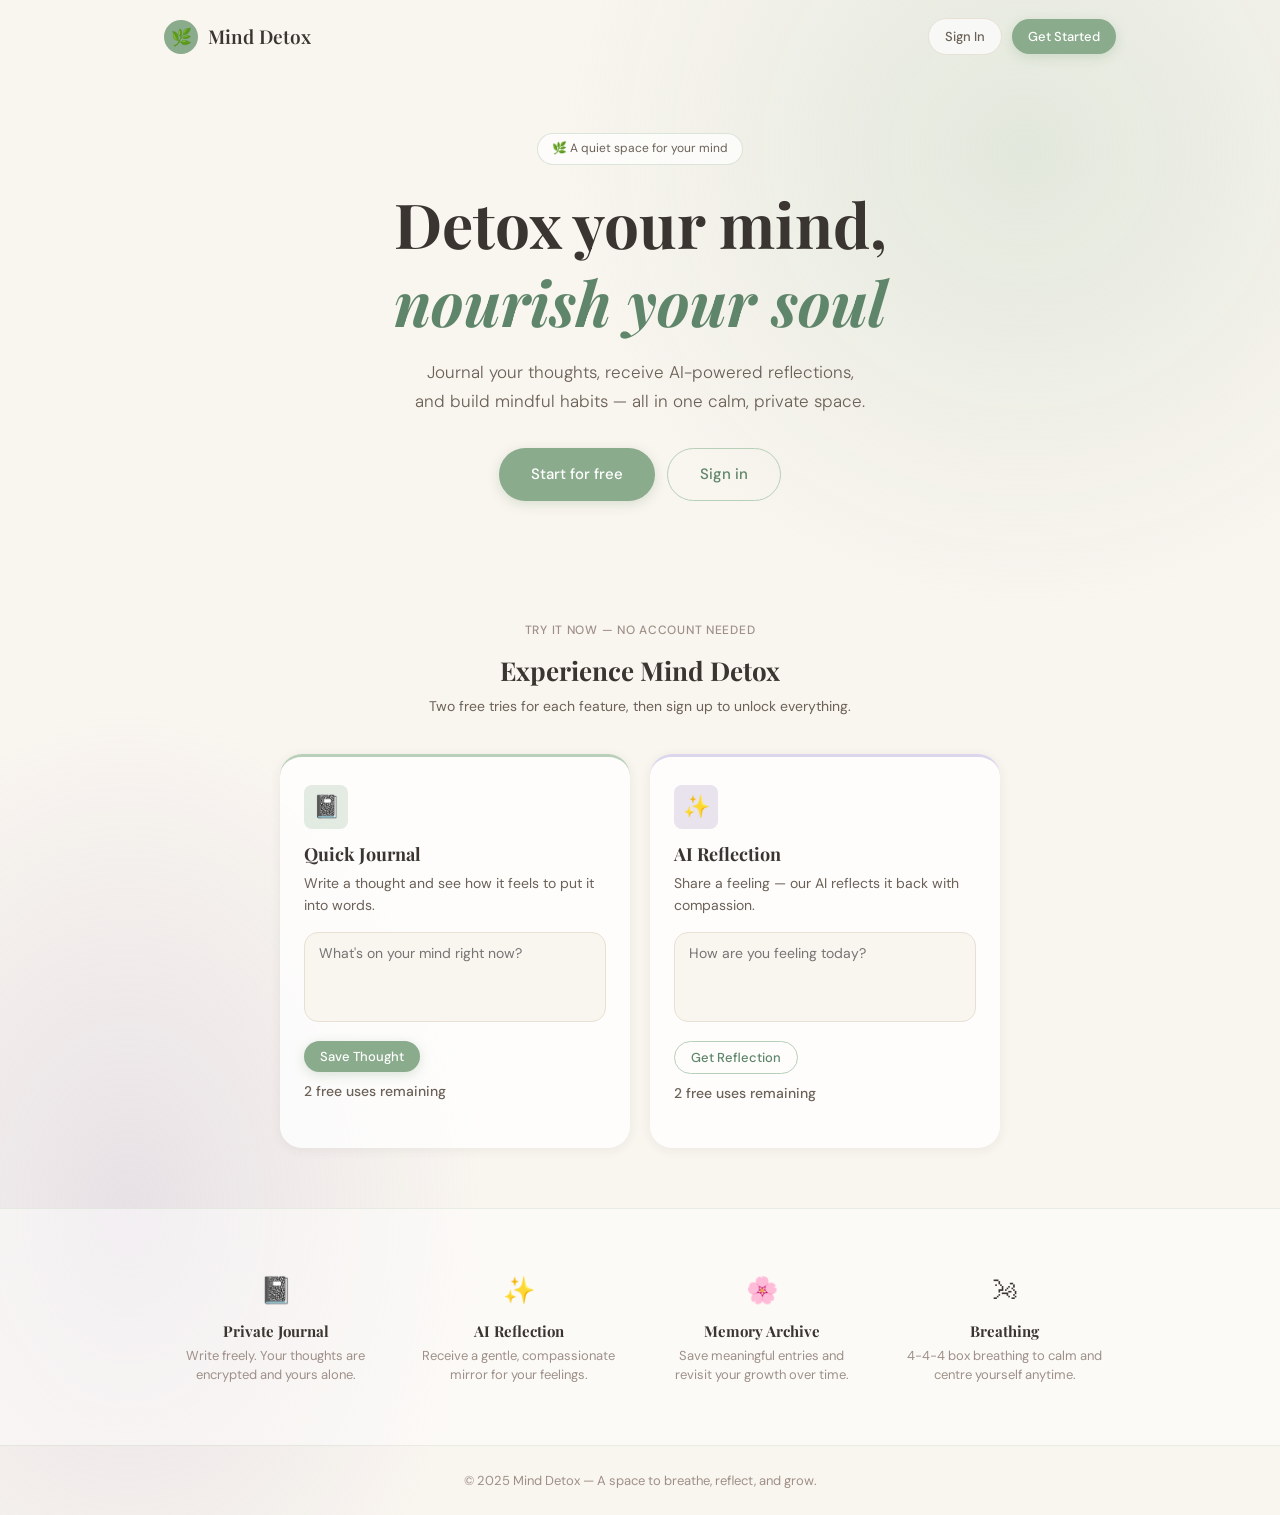
<file: frontend/index.html>
<!DOCTYPE html>
<html lang="en">
<head>
  <!-- Google tag (gtag.js) -->
<script async src="https://www.googletagmanager.com/gtag/js?id=G-KS78KWKMNY"></script>
<script>
  window.dataLayer = window.dataLayer || [];
  function gtag(){dataLayer.push(arguments);}
  gtag('js', new Date());

  gtag('config', 'G-KS78KWKMNY');
</script>
<link rel="shortcut icon" type="image/png" href="/static/favicon.png?v=2">
<link rel="icon" type="image/png" href="/static/favicon.png?v=2">  <meta charset="UTF-8" />
  <meta name="viewport" content="width=device-width, initial-scale=1.0" />
  <title>Mind Detox — Your Mental Wellness Space</title>
  <link rel="stylesheet" href="css/styles.css?v=1.1" />
</head>
<body data-page="index">

  <div class="hero">

    <!-- Navbar -->
    <div class="hero-navbar">
      <div class="container">
        <a href="index.html" class="nav-brand">
          <div class="nav-logo">🌿</div>
          <span class="nav-name">Mind Detox</span>
        </a>
        <div class="nav-links" id="nav-links">
          <a href="login.html"  class="btn btn-ghost  btn-sm">Sign In</a>
          <a href="signup.html" class="btn btn-primary btn-sm">Get Started</a>
        </div>
      </div>
    </div>

    <!-- Hero -->
    <div class="hero-content">
      <div class="hero-inner">
        <div class="hero-eyebrow">🌿 A quiet space for your mind</div>
        <h1 class="hero-title">
          Detox your mind,<br/><em>nourish your soul</em>
        </h1>
        <p class="hero-subtitle">
          Journal your thoughts, receive AI-powered reflections, and build
          mindful habits — all in one calm, private space.
        </p>
        <div class="hero-cta">
          <a href="signup.html" class="btn btn-primary btn-lg">Start for free</a>
          <a href="login.html"  class="btn btn-outline btn-lg">Sign in</a>
        </div>
      </div>
    </div>

    <!-- Try it section -->
    <div class="hero-try-section">
      <div class="container">
        <span class="section-label" style="text-align:center;display:block">Try it now — no account needed</span>
        <h2>Experience Mind Detox</h2>
        <p class="try-subtitle">Two free tries for each feature, then sign up to unlock everything.</p>

        <div class="try-cards">
          <!-- Guest Journal -->
          <div class="try-card sage-card">
            <div class="try-card-icon sage">📓</div>
            <h3>Quick Journal</h3>
            <p>Write a thought and see how it feels to put it into words.</p>
            <div class="try-area">
              <textarea id="try-journal-input" placeholder="What's on your mind right now?"></textarea>
              <button class="btn btn-primary btn-sm" id="try-journal-btn">Save Thought</button>
            </div>
            <div class="try-response" id="try-journal-resp"></div>
            <p class="uses-left" id="uses-journal"></p>
          </div>

          <!-- Guest AI Reflection -->
          <div class="try-card lavender-card">
            <div class="try-card-icon lavender">✨</div>
            <h3>AI Reflection</h3>
            <p>Share a feeling — our AI reflects it back with compassion.</p>
            <div class="try-area">
              <textarea id="try-reflect-input" placeholder="How are you feeling today?"></textarea>
              <button class="btn btn-outline btn-sm" id="try-reflect-btn">Get Reflection</button>
            </div>
            <div class="try-response" id="try-reflect-resp"></div>
            <p class="uses-left" id="uses-reflection"></p>
          </div>
        </div>
      </div>
    </div>

    <!-- Features -->
    <div class="features-strip">
      <div class="container">
        <div class="features-grid">
          <div class="feature-item">
            <div class="fi-icon">📓</div>
            <h4>Private Journal</h4>
            <p>Write freely. Your thoughts are encrypted and yours alone.</p>
          </div>
          <div class="feature-item">
            <div class="fi-icon">✨</div>
            <h4>AI Reflection</h4>
            <p>Receive a gentle, compassionate mirror for your feelings.</p>
          </div>
          <div class="feature-item">
            <div class="fi-icon">🌸</div>
            <h4>Memory Archive</h4>
            <p>Save meaningful entries and revisit your growth over time.</p>
          </div>
          <div class="feature-item">
            <div class="fi-icon">🌬</div>
            <h4>Breathing</h4>
            <p>4-4-4 box breathing to calm and centre yourself anytime.</p>
          </div>
        </div>
      </div>
    </div>

    <footer class="hero-footer">
      <div class="container">
        <p>© 2025 Mind Detox — A space to breathe, reflect, and grow.</p>
      </div>
    </footer>

  </div>

  <script src="js/script.js"></script>
</body>
</html>
</file>
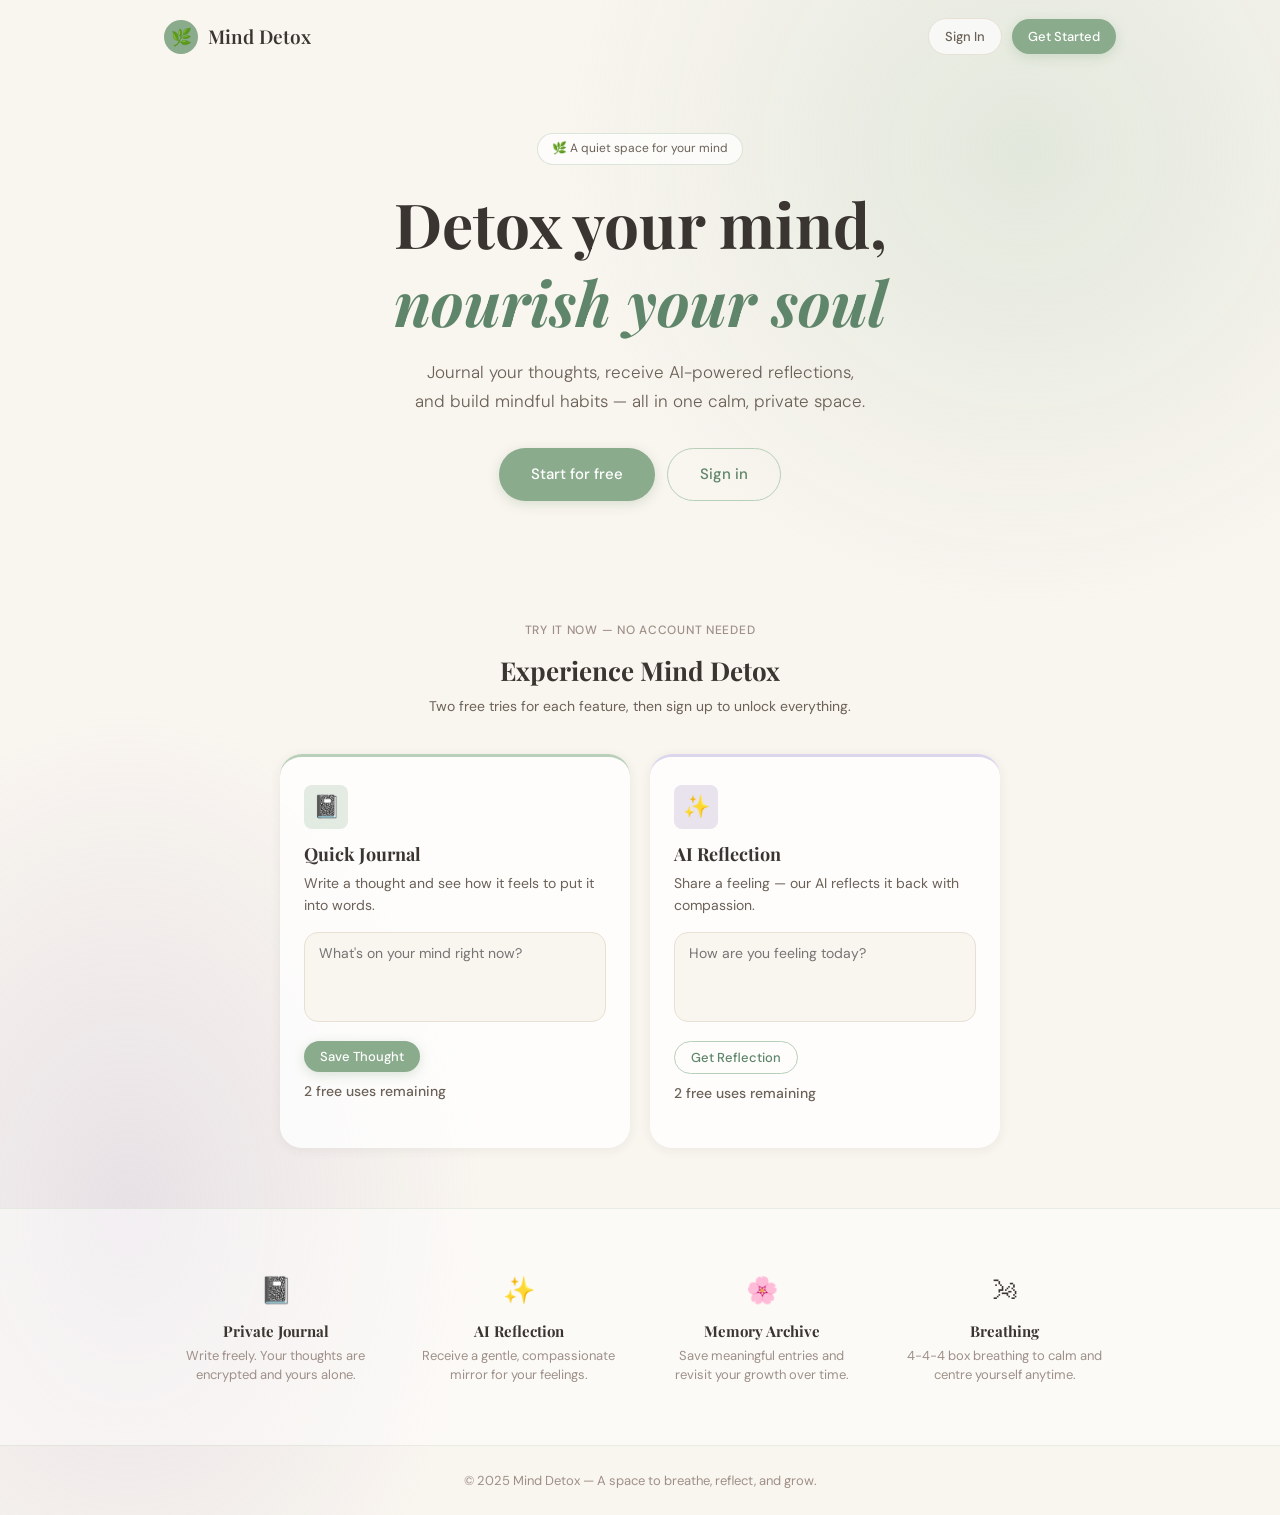
<file: backend/frontend/index.html>
<!DOCTYPE html>
<html lang="en">
<head>
  <meta charset="UTF-8" />
  <meta name="viewport" content="width=device-width, initial-scale=1.0" />
  <title>Mind Detox — Your Mental Wellness Space</title>
  <link rel="stylesheet" href="css/styles.css" />
</head>
<body data-page="index">

  <div class="hero">

    <!-- Navbar -->
    <div class="hero-navbar">
      <div class="container">
        <a href="index.html" class="nav-brand">
          <div class="nav-logo">🌿</div>
          <span class="nav-name">Mind Detox</span>
        </a>
        <div class="nav-links" id="nav-links">
          <a href="login.html"  class="btn btn-ghost  btn-sm">Sign In</a>
          <a href="signup.html" class="btn btn-primary btn-sm">Get Started</a>
        </div>
      </div>
    </div>

    <!-- Hero -->
    <div class="hero-content">
      <div class="hero-inner">
        <div class="hero-eyebrow">🌿 A quiet space for your mind</div>
        <h1 class="hero-title">
          Detox your mind,<br/><em>nourish your soul</em>
        </h1>
        <p class="hero-subtitle">
          Journal your thoughts, receive AI-powered reflections, and build
          mindful habits — all in one calm, private space.
        </p>
        <div class="hero-cta">
          <a href="signup.html" class="btn btn-primary btn-lg">Start for free</a>
          <a href="login.html"  class="btn btn-outline btn-lg">Sign in</a>
        </div>
      </div>
    </div>

    <!-- Try it section -->
    <div class="hero-try-section">
      <div class="container">
        <span class="section-label" style="text-align:center;display:block">Try it now — no account needed</span>
        <h2>Experience Mind Detox</h2>
        <p class="try-subtitle">Two free tries for each feature, then sign up to unlock everything.</p>

        <div class="try-cards">
          <!-- Guest Journal -->
          <div class="try-card sage-card">
            <div class="try-card-icon sage">📓</div>
            <h3>Quick Journal</h3>
            <p>Write a thought and see how it feels to put it into words.</p>
            <div class="try-area">
              <textarea id="try-journal-input" placeholder="What's on your mind right now?"></textarea>
              <button class="btn btn-primary btn-sm" id="try-journal-btn">Save Thought</button>
            </div>
            <div class="try-response" id="try-journal-resp"></div>
            <p class="uses-left" id="uses-journal"></p>
          </div>

          <!-- Guest AI Reflection -->
          <div class="try-card lavender-card">
            <div class="try-card-icon lavender">✨</div>
            <h3>AI Reflection</h3>
            <p>Share a feeling — our AI reflects it back with compassion.</p>
            <div class="try-area">
              <textarea id="try-reflect-input" placeholder="How are you feeling today?"></textarea>
              <button class="btn btn-outline btn-sm" id="try-reflect-btn">Get Reflection</button>
            </div>
            <div class="try-response" id="try-reflect-resp"></div>
            <p class="uses-left" id="uses-reflection"></p>
          </div>
        </div>
      </div>
    </div>

    <!-- Features -->
    <div class="features-strip">
      <div class="container">
        <div class="features-grid">
          <div class="feature-item">
            <div class="fi-icon">📓</div>
            <h4>Private Journal</h4>
            <p>Write freely. Your thoughts are encrypted and yours alone.</p>
          </div>
          <div class="feature-item">
            <div class="fi-icon">✨</div>
            <h4>AI Reflection</h4>
            <p>Receive a gentle, compassionate mirror for your feelings.</p>
          </div>
          <div class="feature-item">
            <div class="fi-icon">🌸</div>
            <h4>Memory Archive</h4>
            <p>Save meaningful entries and revisit your growth over time.</p>
          </div>
          <div class="feature-item">
            <div class="fi-icon">🌬</div>
            <h4>Breathing</h4>
            <p>4-4-4 box breathing to calm and centre yourself anytime.</p>
          </div>
        </div>
      </div>
    </div>

    <footer class="hero-footer">
      <div class="container">
        <p>© 2025 Mind Detox — A space to breathe, reflect, and grow.</p>
      </div>
    </footer>

  </div>

  <script src="js/script.js"></script>
</body>
</html>
</file>
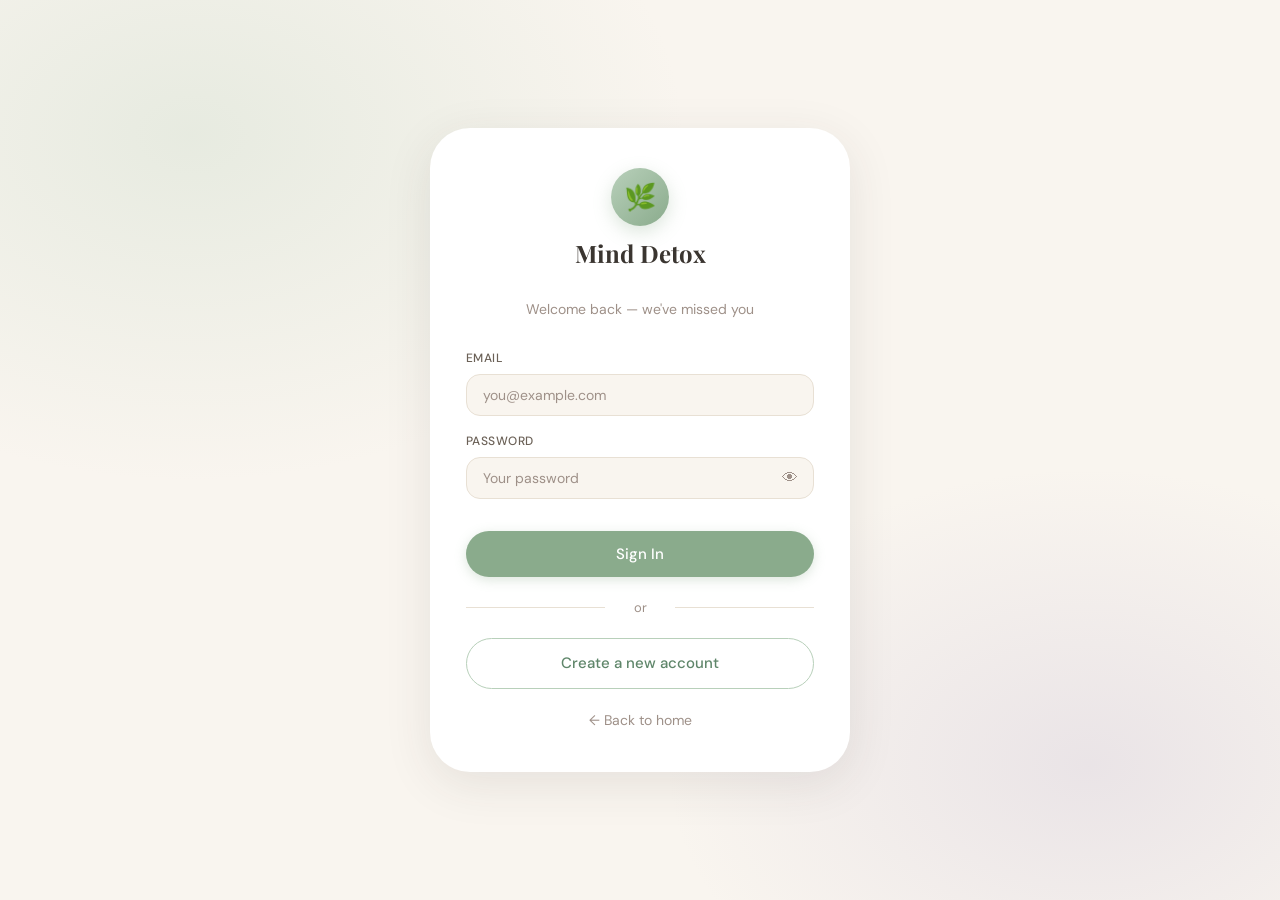
<file: frontend/dashboard.html>
<!DOCTYPE html>
<html lang="en">
<head>
  <!-- Google tag (gtag.js) -->
<script async src="https://www.googletagmanager.com/gtag/js?id=G-KS78KWKMNY"></script>
<script>
  window.dataLayer = window.dataLayer || [];
  function gtag(){dataLayer.push(arguments);}
  gtag('js', new Date());

  gtag('config', 'G-KS78KWKMNY');
</script>
  <meta charset="UTF-8" />
  <meta name="viewport" content="width=device-width, initial-scale=1.0" />
  <title>Dashboard — Mind Detox</title>
<link rel="stylesheet" href="css/styles.css?v=1.01"></head>

<body class="app-page" data-page="dashboard">
<div id="confirm-modal" class="modal-overlay">
  <div class="modal-card">
    <div class="modal-icon">⚠️</div>
    <h3 id="confirm-title">Are you sure?</h3>
    <p id="confirm-msg">This action cannot be undone.</p>
    <div class="modal-actions">
      <button class="btn btn-ghost" id="confirm-cancel">Cancel</button>
      <button class="btn btn-danger" id="confirm-ok">Yes, Delete</button>
    </div>
  </div>
</div>
<link rel="shortcut icon" type="image/png" href="/static/favicon.png?v=2">
<link rel="icon" type="image/png" href="/static/favicon.png?v=2">  <!-- ═══════════════════════════════════════
       SIDEBAR
  ═══════════════════════════════════════ -->
  <aside class="sidebar" id="sidebar">
    <div class="sidebar-brand">
      <div class="sidebar-brand-logo">🌿</div>
      <div>
        <span class="sidebar-brand-name">Mind Detox</span>
        <span class="sidebar-brand-sub">Your quiet space</span>
      </div>
    </div>

    <nav class="sidebar-nav">
      <a href="dashboard.html"  class="sidebar-link" data-page="dashboard">
        <span class="link-icon">🏠</span> Dashboard
      </a>
      <a href="reflection.html" class="sidebar-link" data-page="reflection">
        <span class="link-icon">✨</span> AI Reflection
      </a>
      <a href="memories.html"   class="sidebar-link" data-page="memories">
        <span class="link-icon">🌸</span> Memories
      </a>
      <a href="reflection.html#breathing" class="sidebar-link" data-page="breathing">
        <span class="link-icon">🌬</span> Breathing
      </a>
      <a href="mood_analysis.html" class="sidebar-link" data-page="analysis_mood">
        <span class="link-icon">✨</span> mood_analysis </a>
    </nav>

    <div class="sidebar-footer">
      <button class="sidebar-link btn-full" data-action="logout">
        <span class="link-icon">↩</span> Sign Out
      </button>
    </div>
  </aside>
  <div class="sidebar-overlay" id="sidebar-overlay"></div>

  <!-- ═══════════════════════════════════════
       MAIN AREA
  ═══════════════════════════════════════ -->
  <div class="app-main">

    <header class="topbar">
      <div class="topbar-left">
        <button class="sidebar-toggle" id="sidebar-toggle" aria-label="Open menu">☰</button>
        <span class="topbar-title">Dashboard</span>
      </div>
      <div class="topbar-right">
        <span class="topbar-user-name" id="user-name"></span>
        <div class="user-avatar" id="user-avatar">?</div>
<button class="btn btn-danger btn-sm" data-action="delete-account">Delete Account</button>      
</div>
    </header>

    <main class="page-content">

      <!-- Greeting -->
      <div class="page-header fade-up">
        <h1 class="page-greeting" id="dash-greeting">Good morning, Friend 👋</h1>
        <p class="page-date" id="dash-date"></p>
      </div>

      <!-- Mood Check-in -->
      <div class="mood-strip fade-up-1">
        <div class="mood-strip-label">
          Mood Check-in
          <span>How are you feeling right now?</span>
        </div>
        <div class="mood-options">
          <button class="mood-btn" data-mood="😊 Happy">😊 <span>Happy</span></button>
          <button class="mood-btn" data-mood="😐 Neutral">😐 <span>Neutral</span></button>
          <button class="mood-btn" data-mood="😔 Sad">😔 <span>Sad</span></button>
          <button class="mood-btn" data-mood="😣 Stressed">😣 <span>Stressed</span></button>
          <button class="mood-btn" data-mood="😌 Calm">😌 <span>Calm</span></button>
        </div>
        <span class="mood-saved" id="mood-saved-msg"></span>
      </div>

      <!-- Journal Editor -->
      <div class="journal-editor-card fade-up-2" id="journal-editor-card">
        <div class="journal-editor-header">
          <div class="feat-card-icon sage">📓</div>
          <div>
            <h3 class="journal-editor-title">Write a Journal Entry</h3>
            <p class="journal-editor-sub">Your private space — express freely.</p>
          </div>
          <span class="badge badge-sage" style="margin-left:auto">Private</span>
        </div>

        <textarea
          id="journal-textarea"
          class="journal-textarea"
          placeholder="What's on your mind today? There's no right or wrong way to begin…"
        ></textarea>

        <div class="journal-editor-footer">
          <span class="journal-char-count" id="journal-char-count"></span>
          <div class="journal-editor-actions">
            <button class="btn btn-ghost btn-sm" id="journal-cancel" style="display:none">Cancel</button>
            <button class="btn btn-primary btn-sm" id="journal-save">Save Entry</button>
          </div>
        </div>
      </div>

      <!-- Journal List -->
      <div class="journal-list-wrap fade-up-3">
        <div class="journal-list-header">
          <h3 class="section-title">Your Entries</h3>
          <span class="section-label" style="margin:0">Click ⋮ to edit, delete, or save to memory</span>
        </div>
        <div id="journal-list">
          <p class="list-loading">Loading entries…</p>
        </div>
      </div>
<div id="mood-modal" class="modal-overlay">
    <div class="modal-card">
        <div class="modal-icon" id="selected-emoji">😊</div>
        <h3>What's on your mind?</h3>
        <p>Short mein batao ye mood kyun hai?</p>
        <input type="text" id="mood-why-input" class="form-input" placeholder="e.g. Coding, Exams, Chai...">
        <div class="modal-actions mt-2">
            <button class="btn btn-primary" id="save-mood-btn">Save Mood</button>
        </div>
    </div>
</div>
      <!-- Stats -->
      <div class="stats-strip">
        <div class="stat-card">
          <div class="stat-val" id="stat-streak">1</div>
          <div class="stat-label">🔥 Day Streak</div>
        </div>
        <div class="stat-card">
          <div class="stat-val" id="stat-sessions">0</div>
          <div class="stat-label">🧘 Sessions</div>
        </div>
      </div>


    </main>
  </div>

  <script src="js/script.js"></script>
</body>
</html>
</file>
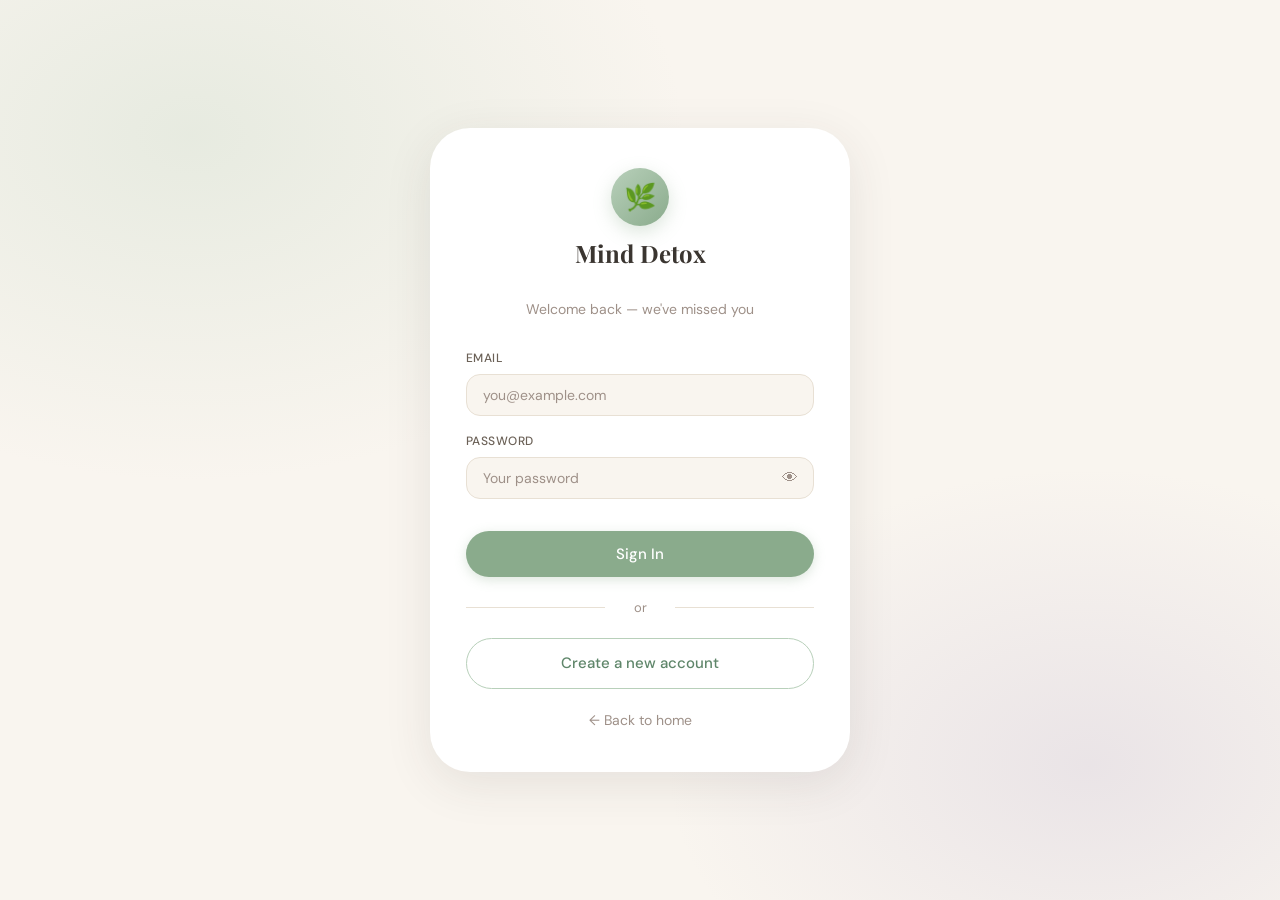
<file: frontend/login.html>
<!DOCTYPE html>
<html lang="en">
<head>
  <!-- Google tag (gtag.js) -->
<script async src="https://www.googletagmanager.com/gtag/js?id=G-KS78KWKMNY"></script>
<script>
  window.dataLayer = window.dataLayer || [];
  function gtag(){dataLayer.push(arguments);}
  gtag('js', new Date());

  gtag('config', 'G-KS78KWKMNY');
</script>
<link rel="shortcut icon" type="image/png" href="/static/favicon.png?v=2">
<link rel="icon" type="image/png" href="/static/favicon.png?v=2">  <meta charset="UTF-8" />
  <meta name="viewport" content="width=device-width, initial-scale=1.0" />
  <title>Sign In — Mind Detox</title>
  <link rel="stylesheet" href="css/styles.css?v=1.1" />
</head>
<body data-page="login">

  <div class="auth-page">
    <div class="auth-card">

      <div class="auth-logo">
        <div class="auth-logo-circle">🌿</div>
        <h1>Mind Detox</h1>
        <p>Welcome back — we've missed you</p>
      </div>

      <form id="login-form" novalidate method="POST">

        <div class="form-group">
          <label class="form-label" for="email">Email</label>
          <input type="email" id="email" name="email" class="form-input"
            placeholder="you@example.com" autocomplete="email" required />
        </div>

        <div class="form-group">
          <label class="form-label" for="password">Password</label>
          <div class="password-toggle">
            <input type="password" id="password" name="password" class="form-input"
              placeholder="Your password" autocomplete="current-password" required />
            <button type="button" class="toggle-pwd-btn" aria-label="Toggle password">👁</button>
          </div>
        </div>

        <button type="submit" class="btn btn-primary btn-full mt-2" style="padding:13px;font-size:15px">
          Sign In
        </button>

      </form>

      <div class="auth-divider">or</div>

      <a href="signup.html" class="btn btn-outline btn-full" style="padding:12px;font-size:15px">
        Create a new account
      </a>

      <p class="auth-footer-text">
        <a href="index.html" style="color:var(--text-light);font-weight:400">← Back to home</a>
      </p>

    </div>
  </div>

  <script src="js/script.js"></script>
</body>
</html>
</file>
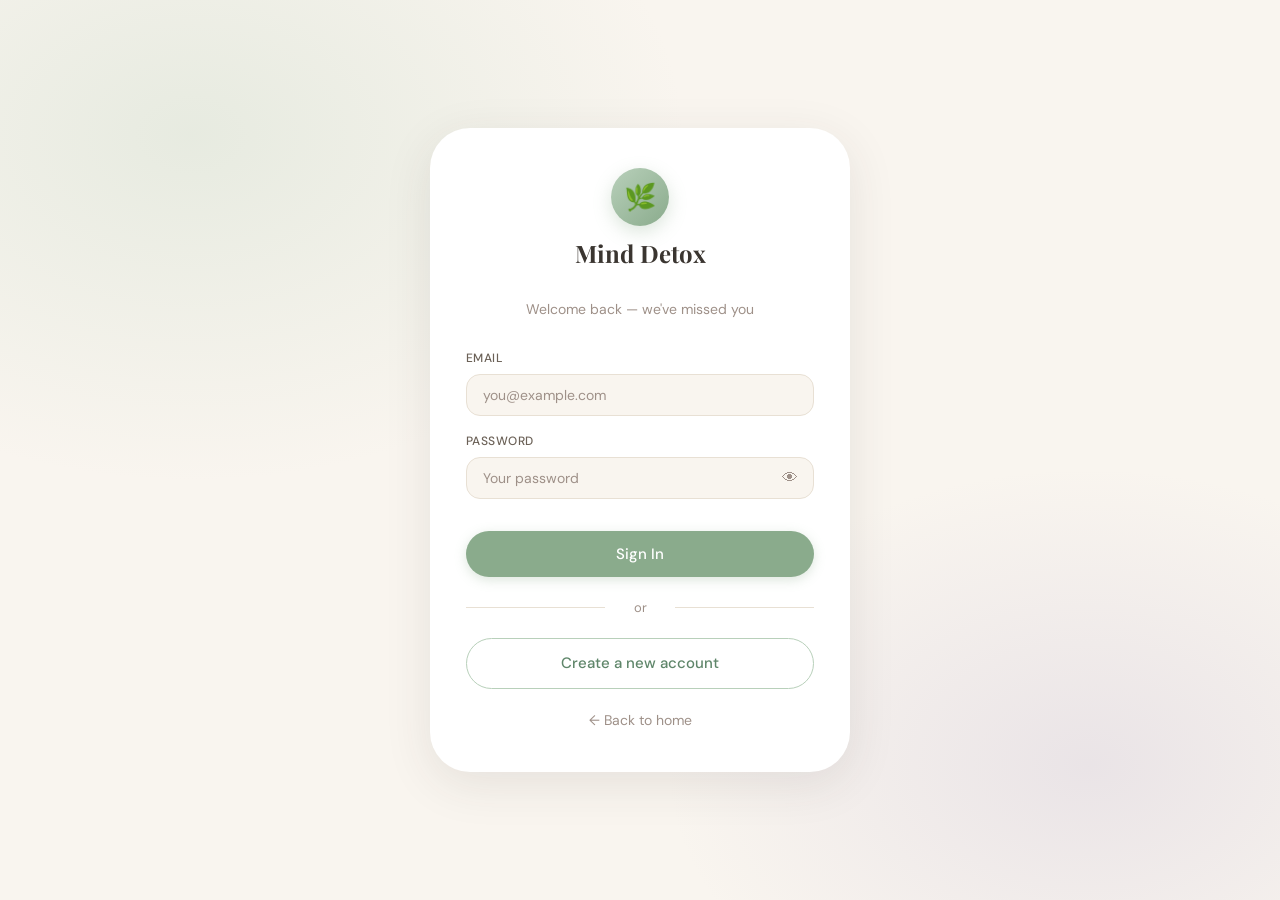
<file: frontend/memories.html>
<!DOCTYPE html>
<html lang="en">
<head>
  <!-- Google tag (gtag.js) -->
<script async src="https://www.googletagmanager.com/gtag/js?id=G-KS78KWKMNY"></script>
<script>
  window.dataLayer = window.dataLayer || [];
  function gtag(){dataLayer.push(arguments);}
  gtag('js', new Date());

  gtag('config', 'G-KS78KWKMNY');
</script>
<link rel="shortcut icon" type="image/png" href="/static/favicon.png?v=2">
<link rel="icon" type="image/png" href="/static/favicon.png?v=2">  <meta charset="UTF-8" />
  <meta name="viewport" content="width=device-width, initial-scale=1.0" />
  <title>Memories — Mind Detox</title>
  <link rel="stylesheet" href="css/styles.css?v=1.1" />
</head>
<div id="confirm-modal" class="modal-overlay">
  <div class="modal-card">
    <div class="modal-icon">⚠️</div>
    <h3 id="confirm-title">Are you sure?</h3>
    <p id="confirm-msg">This action cannot be undone.</p>
    <div class="modal-actions">
      <button class="btn btn-ghost" id="confirm-cancel">Cancel</button>
      <button class="btn btn-danger" id="confirm-ok">Yes, Delete</button>
    </div>
  </div>
</div>
<body class="app-page" data-page="memories">

  <!-- ═══════════════════════════════════════
       SIDEBAR
  ═══════════════════════════════════════ -->
  <aside class="sidebar" id="sidebar">
    <div class="sidebar-brand">
      <div class="sidebar-brand-logo">🌿</div>
      <div>
        <span class="sidebar-brand-name">Mind Detox</span>
        <span class="sidebar-brand-sub">Your quiet space</span>
      </div>
    </div>

    <nav class="sidebar-nav">
      <a href="dashboard.html"  class="sidebar-link" data-page="dashboard">
        <span class="link-icon">🏠</span> Dashboard
      </a>
      <a href="reflection.html" class="sidebar-link" data-page="reflection">
        <span class="link-icon">✨</span> AI Reflection
      </a>
      <a href="memories.html"   class="sidebar-link" data-page="memories">
        <span class="link-icon">🌸</span> Memories
      </a>
      <a href="reflection.html#breathing" class="sidebar-link" data-page="breathing">
        <span class="link-icon">🌬</span> Breathing
      </a>
      <a href="mood_analysis.html" class="sidebar-link" data-page="reflection">
        <span class="link-icon">✨</span> mood_analysis </a>
    </nav>

    <div class="sidebar-footer">
      <button class="sidebar-link btn-full" data-action="logout">
        <span class="link-icon">↩</span> Sign Out
      </button>
    </div>
  </aside>
  <div class="sidebar-overlay" id="sidebar-overlay"></div>

  <!-- ═══════════════════════════════════════
       MAIN AREA
  ═══════════════════════════════════════ -->
  <div class="app-main">

    <header class="topbar">
      <div class="topbar-left">
        <button class="sidebar-toggle" id="sidebar-toggle" aria-label="Open menu">☰</button>
        <span class="topbar-title">Memories</span>
      </div>
      <div class="topbar-right">
        <span class="topbar-user-name" id="user-name"></span>
        <div class="user-avatar" id="user-avatar">?</div>
<button class="btn btn-danger btn-sm" data-action="delete-account">Delete Account</button>      </div>
    
    </header>

    <main class="page-content">

      <div class="page-header fade-up">
        <h1 class="page-greeting">Your Memories 🌸</h1>
        <p class="page-date">Journal summaries you've saved — your journey so far.</p>
      </div>

      <div class="feat-card card-rose fade-up-1">
        <div class="feat-card-header">
          <div class="feat-card-icon rose">🌸</div>
          <span class="badge badge-rose">Saved summaries</span>
        </div>
        <h3>Memory Archive</h3>
        <p class="card-desc">
          These are AI-generated summaries of your journal entries. Save a journal entry to memory from
          the Dashboard using the ⋮ menu → <strong>Save to Memory</strong>.
        </p>

        <!-- Memories list rendered by JS -->
        <div class="memories-grid" id="memories-list">
          <p class="list-loading">Loading memories…</p>
        </div>
      </div>

    </main>
  </div>

  <script src="js/script.js"></script>
</body>
</html>
</file>
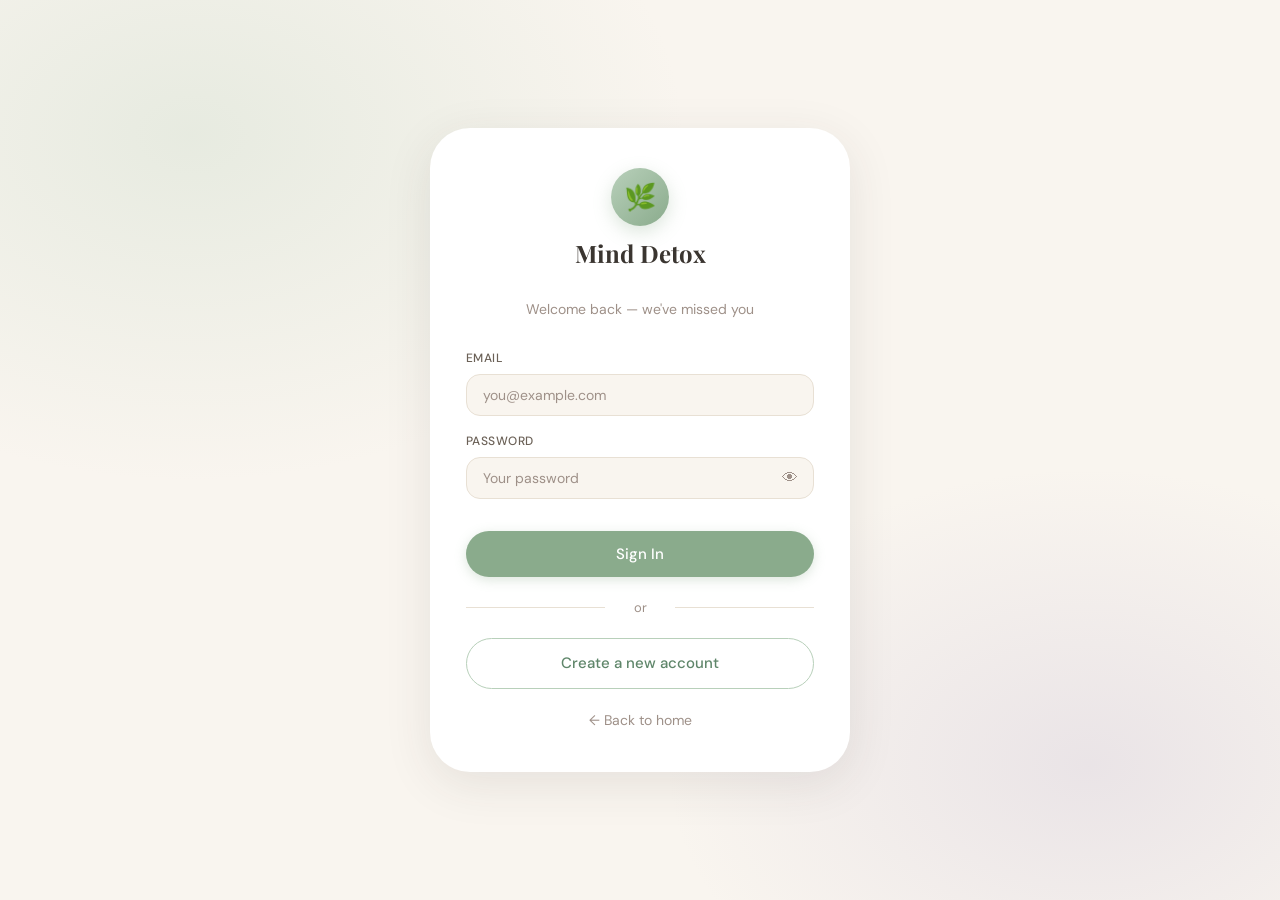
<file: frontend/reflection.html>
<!DOCTYPE html>
<html lang="en">
<head>
  <!-- Google tag (gtag.js) -->
<script async src="https://www.googletagmanager.com/gtag/js?id=G-KS78KWKMNY"></script>
<script>
  window.dataLayer = window.dataLayer || [];
  function gtag(){dataLayer.push(arguments);}
  gtag('js', new Date());

  gtag('config', 'G-KS78KWKMNY');
</script>
<link rel="shortcut icon" type="image/png" href="/static/favicon.png?v=2">
<link rel="icon" type="image/png" href="/static/favicon.png?v=2">  <meta charset="UTF-8" />
  <meta name="viewport" content="width=device-width, initial-scale=1.0" />
  <title>AI Reflection — Mind Detox</title>
  <link rel="stylesheet" href="css/styles.css?v=1.1" />
</head>
<div id="confirm-modal" class="modal-overlay">
  <div class="modal-card">
    <div class="modal-icon">⚠️</div>
    <h3 id="confirm-title">Are you sure?</h3>
    <p id="confirm-msg">This action cannot be undone.</p>
    <div class="modal-actions">
      <button class="btn btn-ghost" id="confirm-cancel">Cancel</button>
      <button class="btn btn-danger" id="confirm-ok">Yes, Delete</button>
    </div>
  </div>
</div>
<body class="app-page" data-page="reflection">

  <!-- ═══════════════════════════════════════
       SIDEBAR
  ═══════════════════════════════════════ -->
  <aside class="sidebar" id="sidebar">
    <div class="sidebar-brand">
      <div class="sidebar-brand-logo">🌿</div>
      <div>
        <span class="sidebar-brand-name">Mind Detox</span>
        <span class="sidebar-brand-sub">Your quiet space</span>
      </div>
    </div>

    <nav class="sidebar-nav">
      <a href="dashboard.html"  class="sidebar-link" data-page="dashboard">
        <span class="link-icon">🏠</span> Dashboard
      </a>
      <a href="reflection.html" class="sidebar-link" data-page="reflection">
        <span class="link-icon">✨</span> AI Reflection
      </a>
      <a href="memories.html"   class="sidebar-link" data-page="memories">
        <span class="link-icon">🌸</span> Memories
      </a>
      <a href="reflection.html#breathing" class="sidebar-link" data-page="breathing">
        <span class="link-icon">🌬</span> Breathing
      </a>
      <a href="mood_analysis.html" class="sidebar-link" data-page="mood-analysis">
        <span class="link-icon">✨</span> mood_analysis </a>
    </nav>

    <div class="sidebar-footer">
      <button class="sidebar-link btn-full" data-action="logout">
        <span class="link-icon">↩</span> Sign Out
      </button>
    </div>
  </aside>
  <div class="sidebar-overlay" id="sidebar-overlay"></div>

  <!-- ═══════════════════════════════════════
       MAIN AREA
  ═══════════════════════════════════════ -->
  <div class="app-main">

    <header class="topbar">
      <div class="topbar-left">
        <button class="sidebar-toggle" id="sidebar-toggle" aria-label="Open menu">☰</button>
        <span class="topbar-title">AI Reflection & Breathing</span>
      </div>
      <div class="topbar-right">
        <span class="topbar-user-name" id="user-name"></span>
        <div class="user-avatar" id="user-avatar">?</div>
        <button class="btn btn-danger btn-sm" data-action="delete-account">Delete Account</button>     
      </div>
    </header>

    <main class="page-content">

      <div class="page-header fade-up">
        <h1 class="page-greeting">Reflect & Breathe</h1>
        <p class="page-date">Share your thoughts. Calm your mind.</p>
      </div>

      <!-- Two-column layout: Reflection + Breathing -->
      <div class="two-col">

        <!-- AI Reflection -->
        <div class="feat-card card-lavender fade-up-1">
          <div class="feat-card-header">
            <div class="feat-card-icon lavender">✨</div>
            <span class="badge badge-lavender">AI-Powered</span>
          </div>
          <h3>AI Reflection</h3>
          <p class="card-desc">Share what's on your heart — receive a gentle, compassionate reflection in return.</p>

          <div class="form-group">
            <label class="form-label" for="reflect-prompt">Your thoughts</label>
            <textarea
              id="reflect-prompt"
              class="form-textarea"
              style="min-height: 110px"
              placeholder="How are you feeling? What's weighing on your mind?"
            ></textarea>
          </div>

          <button class="btn btn-outline btn-sm" id="reflect-btn" style="margin-bottom:16px">
            ✨ Get Reflection
          </button>

          <div class="reflect-display" id="reflect-display">
            Your personalized reflection will appear here…
          </div>

          <div class="ai-thinking" id="reflect-thinking">
            <div class="ai-dot"></div>
            <div class="ai-dot"></div>
            <div class="ai-dot"></div>
            <span>Reflecting…</span>
          </div>
        </div>

        <!-- Breathing Exercise -->
        <div class="feat-card card-sky breathing-card fade-up-2" id="breathing">
          <div class="feat-card-header">
            <div class="feat-card-icon sky">🌬</div>
            <span class="badge badge-sky">4-4-4 Box</span>
          </div>
          <h3>Breathing</h3>
          <p class="card-desc">4-4-4 box breathing to calm your nervous system and centre yourself.</p>

          <div class="breathing-circle-wrap">
            <div class="breathing-ring"></div>
            <div class="breathing-circle" id="breathing-circle">🌿</div>
          </div>

          <p class="breathing-phase" id="breathing-phase">Ready</p>
          <p class="breathing-timer" id="breathing-timer"></p>
          <p class="breathing-instruction" id="breathing-instr">Press start when you're ready</p>

          <div class="breathing-progress">
            <div class="bp-dot" title="Inhale"></div>
            <div class="bp-dot" title="Hold"></div>
            <div class="bp-dot" title="Exhale"></div>
          </div>

          <div style="display:flex; gap:10px; justify-content:center">
            <button class="btn btn-primary btn-sm" id="breathing-start">Start</button>
            <button class="btn btn-danger btn-sm"  id="breathing-stop" style="display:none">Stop</button>
          </div>
        </div>

      </div><!-- /.two-col -->

    </main>
  </div>

  <script src="js/script.js"></script>
</body>
</html>
</file>
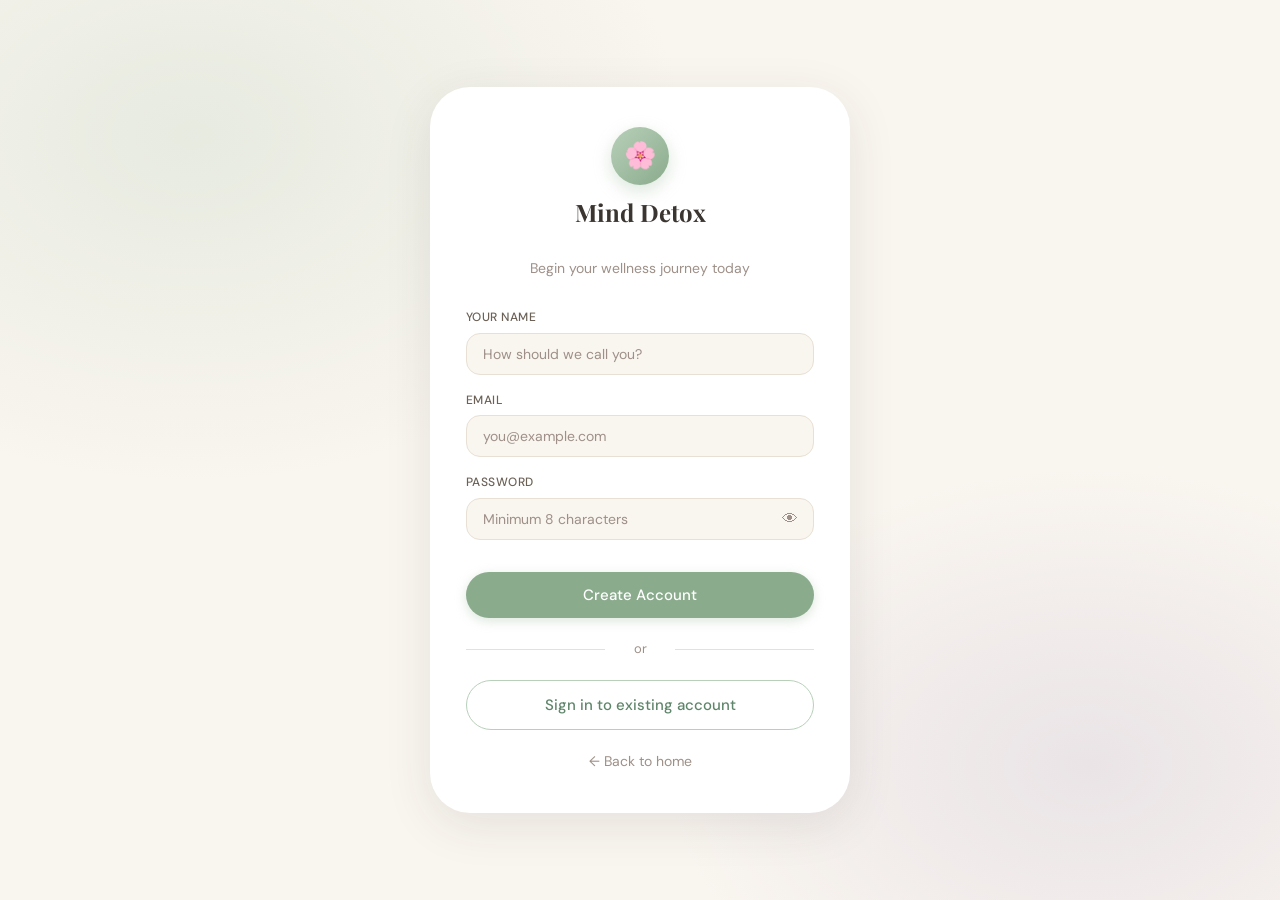
<file: frontend/signup.html>
<!DOCTYPE html>
<html lang="en">
<head>
  <!-- Google tag (gtag.js) -->
<script async src="https://www.googletagmanager.com/gtag/js?id=G-KS78KWKMNY"></script>
<script>
  window.dataLayer = window.dataLayer || [];
  function gtag(){dataLayer.push(arguments);}
  gtag('js', new Date());

  gtag('config', 'G-KS78KWKMNY');
</script>
<link rel="shortcut icon" type="image/png" href="/static/favicon.png?v=2">
<link rel="icon" type="image/svg+xml" href="/static/favicon.svg?v=3">
<meta charset="UTF-8" />
  <meta name="viewport" content="width=device-width, initial-scale=1.0" />
  <title>Create Account — Mind Detox</title>
  <link rel="stylesheet" href="css/styles.css?v=1.1" />
</head>
<body data-page="signup">

  <div class="auth-page">
    <div class="auth-card">

      <div class="auth-logo">
        <div class="auth-logo-circle">🌸</div>
        <h1>Mind Detox</h1>
        <p>Begin your wellness journey today</p>
      </div>

      <form id="signup-form" novalidate>

        <div class="form-group">
          <label class="form-label" for="name">Your Name</label>
          <input type="text" id="name" name="name" class="form-input"
            placeholder="How should we call you?" autocomplete="name" required />
        </div>

        <div class="form-group">
          <label class="form-label" for="email">Email</label>
          <input type="email" id="email" name="email" class="form-input"
            placeholder="you@example.com" autocomplete="email" required />
        </div>

        <div class="form-group">
          <label class="form-label" for="password">Password</label>
          <div class="password-toggle">
            <input type="password" id="password" name="password" class="form-input"
              placeholder="Minimum 8 characters" autocomplete="new-password" required minlength="8" />
            <button type="button" class="toggle-pwd-btn" aria-label="Toggle password">👁</button>
          </div>
        </div>

        <button type="submit" class="btn btn-primary btn-full mt-2" style="padding:13px;font-size:15px">
          Create Account
        </button>

      </form>

      <div class="auth-divider">or</div>

      <a href="login.html" class="btn btn-outline btn-full" style="padding:12px;font-size:15px">
        Sign in to existing account
      </a>

      <p class="auth-footer-text">
        <a href="index.html" style="color:var(--text-light);font-weight:400">← Back to home</a>
      </p>

    </div>
  </div>

  <script src="js/script.js"></script>
</body>
</html>
</file>
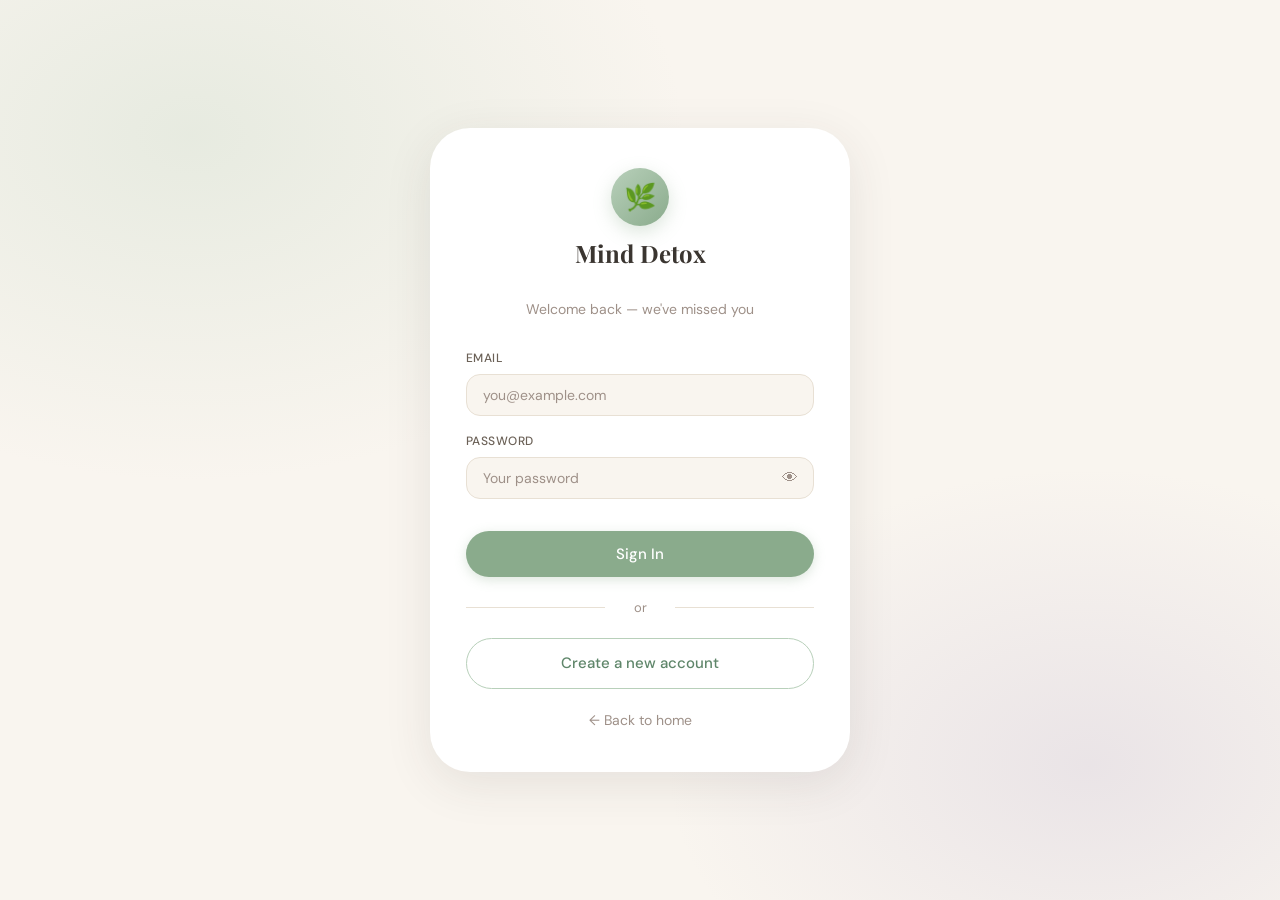
<file: backend/frontend/dashboard.html>
<!DOCTYPE html>
<html lang="en">
<head>
  <meta charset="UTF-8" />
  <meta name="viewport" content="width=device-width, initial-scale=1.0" />
  <title>Dashboard — Mind Detox</title>
  <link rel="stylesheet" href="css/styles.css" />
</head>
<div id="confirm-modal" class="modal-overlay">
  <div class="modal-card">
    <div class="modal-icon">⚠️</div>
    <h3 id="confirm-title">Are you sure?</h3>
    <p id="confirm-msg">This action cannot be undone.</p>
    <div class="modal-actions">
      <button class="btn btn-ghost" id="confirm-cancel">Cancel</button>
      <button class="btn btn-danger" id="confirm-ok">Yes, Delete</button>
    </div>
  </div>
</div>
<body class="app-page" data-page="dashboard">

  <!-- ═══════════════════════════════════════
       SIDEBAR
  ═══════════════════════════════════════ -->
  <aside class="sidebar" id="sidebar">
    <div class="sidebar-brand">
      <div class="sidebar-brand-logo">🌿</div>
      <div>
        <span class="sidebar-brand-name">Mind Detox</span>
        <span class="sidebar-brand-sub">Your quiet space</span>
      </div>
    </div>

    <nav class="sidebar-nav">
      <a href="dashboard.html"  class="sidebar-link" data-page="dashboard">
        <span class="link-icon">🏠</span> Dashboard
      </a>
      <a href="reflection.html" class="sidebar-link" data-page="reflection">
        <span class="link-icon">✨</span> AI Reflection
      </a>
      <a href="memories.html"   class="sidebar-link" data-page="memories">
        <span class="link-icon">🌸</span> Memories
      </a>
      <a href="reflection.html#breathing" class="sidebar-link" data-page="breathing">
        <span class="link-icon">🌬</span> Breathing
      </a>
      <a href="mood_analysis.html" class="sidebar-link" data-page="analysis_mood">
        <span class="link-icon">✨</span> mood_analysis </a>
    </nav>

    <div class="sidebar-footer">
      <button class="sidebar-link btn-full" data-action="logout">
        <span class="link-icon">↩</span> Sign Out
      </button>
    </div>
  </aside>
  <div class="sidebar-overlay" id="sidebar-overlay"></div>

  <!-- ═══════════════════════════════════════
       MAIN AREA
  ═══════════════════════════════════════ -->
  <div class="app-main">

    <header class="topbar">
      <div class="topbar-left">
        <button class="sidebar-toggle" id="sidebar-toggle" aria-label="Open menu">☰</button>
        <span class="topbar-title">Dashboard</span>
      </div>
      <div class="topbar-right">
        <span class="topbar-user-name" id="user-name"></span>
        <div class="user-avatar" id="user-avatar">?</div>
<button class="btn btn-danger btn-sm" data-action="delete-account">Delete Account</button>      
</div>
    </header>

    <main class="page-content">

      <!-- Greeting -->
      <div class="page-header fade-up">
        <h1 class="page-greeting" id="dash-greeting">Good morning, Friend 👋</h1>
        <p class="page-date" id="dash-date"></p>
      </div>

      <!-- Mood Check-in -->
      <div class="mood-strip fade-up-1">
        <div class="mood-strip-label">
          Mood Check-in
          <span>How are you feeling right now?</span>
        </div>
        <div class="mood-options">
          <button class="mood-btn" data-mood="😊 Happy">😊 <span>Happy</span></button>
          <button class="mood-btn" data-mood="😐 Neutral">😐 <span>Neutral</span></button>
          <button class="mood-btn" data-mood="😔 Sad">😔 <span>Sad</span></button>
          <button class="mood-btn" data-mood="😣 Stressed">😣 <span>Stressed</span></button>
          <button class="mood-btn" data-mood="😌 Calm">😌 <span>Calm</span></button>
        </div>
        <span class="mood-saved" id="mood-saved-msg"></span>
      </div>

      <!-- Journal Editor -->
      <div class="journal-editor-card fade-up-2" id="journal-editor-card">
        <div class="journal-editor-header">
          <div class="feat-card-icon sage">📓</div>
          <div>
            <h3 class="journal-editor-title">Write a Journal Entry</h3>
            <p class="journal-editor-sub">Your private space — express freely.</p>
          </div>
          <span class="badge badge-sage" style="margin-left:auto">Private</span>
        </div>

        <textarea
          id="journal-textarea"
          class="journal-textarea"
          placeholder="What's on your mind today? There's no right or wrong way to begin…"
        ></textarea>

        <div class="journal-editor-footer">
          <span class="journal-char-count" id="journal-char-count"></span>
          <div class="journal-editor-actions">
            <button class="btn btn-ghost btn-sm" id="journal-cancel" style="display:none">Cancel</button>
            <button class="btn btn-primary btn-sm" id="journal-save">Save Entry</button>
          </div>
        </div>
      </div>

      <!-- Journal List -->
      <div class="journal-list-wrap fade-up-3">
        <div class="journal-list-header">
          <h3 class="section-title">Your Entries</h3>
          <span class="section-label" style="margin:0">Click ⋮ to edit, delete, or save to memory</span>
        </div>
        <div id="journal-list">
          <p class="list-loading">Loading entries…</p>
        </div>
      </div>
<div id="mood-modal" class="modal-overlay">
    <div class="modal-card">
        <div class="modal-icon" id="selected-emoji">😊</div>
        <h3>What's on your mind?</h3>
        <p>Short mein batao ye mood kyun hai?</p>
        <input type="text" id="mood-why-input" class="form-input" placeholder="e.g. Coding, Exams, Chai...">
        <div class="modal-actions mt-2">
            <button class="btn btn-primary" id="save-mood-btn">Save Mood</button>
        </div>
    </div>
</div>
      <!-- Stats -->
      <div class="stats-strip">
        <div class="stat-card">
          <div class="stat-val" id="stat-streak">1</div>
          <div class="stat-label">🔥 Day Streak</div>
        </div>
        <div class="stat-card">
          <div class="stat-val" id="stat-sessions">0</div>
          <div class="stat-label">🧘 Sessions</div>
        </div>
      </div>


    </main>
  </div>

  <script src="js/script.js"></script>
</body>
</html>
</file>
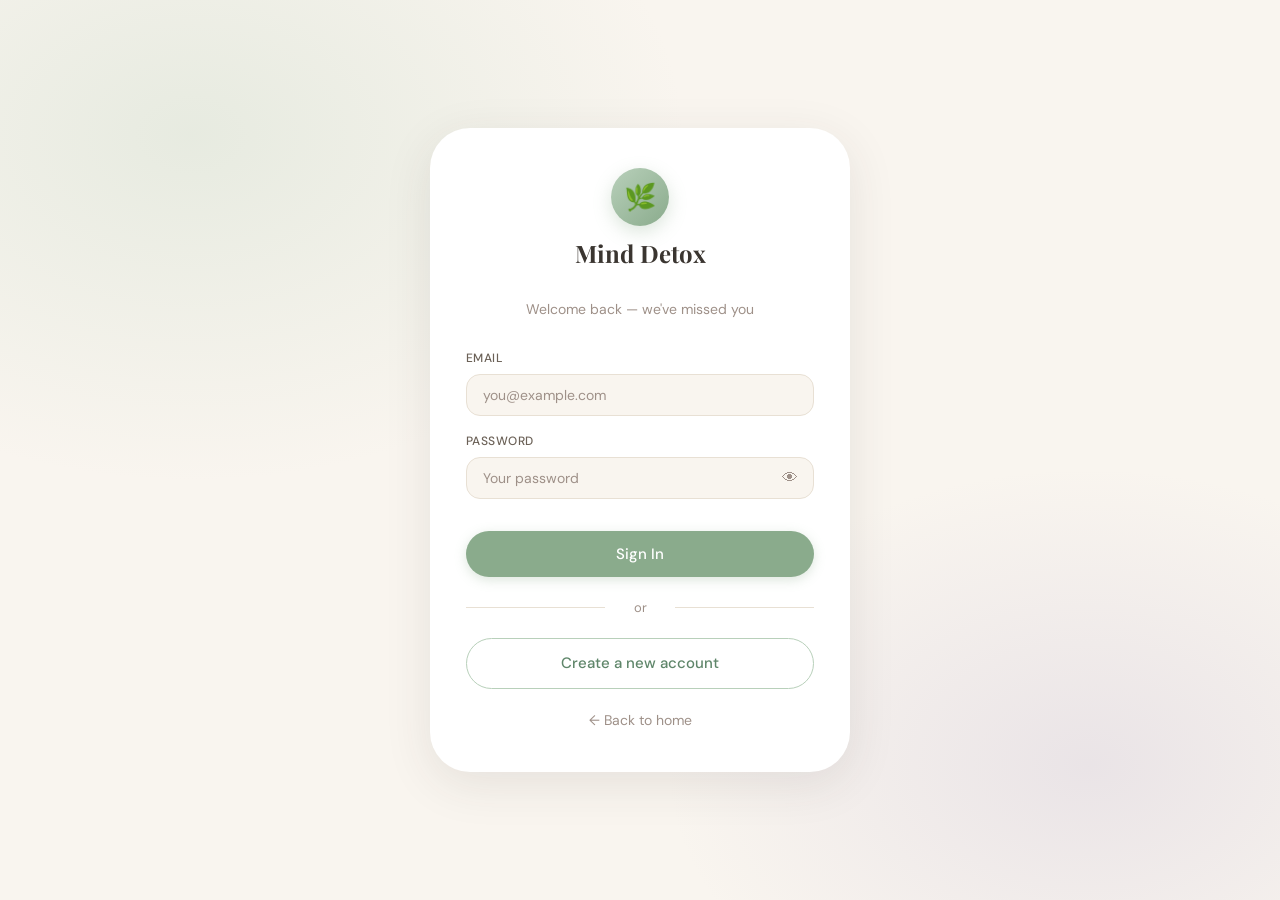
<file: backend/frontend/login.html>
<!DOCTYPE html>
<html lang="en">
<head>
  <meta charset="UTF-8" />
  <meta name="viewport" content="width=device-width, initial-scale=1.0" />
  <title>Sign In — Mind Detox</title>
  <link rel="stylesheet" href="css/styles.css" />
</head>
<body data-page="login">

  <div class="auth-page">
    <div class="auth-card">

      <div class="auth-logo">
        <div class="auth-logo-circle">🌿</div>
        <h1>Mind Detox</h1>
        <p>Welcome back — we've missed you</p>
      </div>

      <form id="login-form" novalidate method="POST">

        <div class="form-group">
          <label class="form-label" for="email">Email</label>
          <input type="email" id="email" name="email" class="form-input"
            placeholder="you@example.com" autocomplete="email" required />
        </div>

        <div class="form-group">
          <label class="form-label" for="password">Password</label>
          <div class="password-toggle">
            <input type="password" id="password" name="password" class="form-input"
              placeholder="Your password" autocomplete="current-password" required />
            <button type="button" class="toggle-pwd-btn" aria-label="Toggle password">👁</button>
          </div>
        </div>

        <button type="submit" class="btn btn-primary btn-full mt-2" style="padding:13px;font-size:15px">
          Sign In
        </button>

      </form>

      <div class="auth-divider">or</div>

      <a href="signup.html" class="btn btn-outline btn-full" style="padding:12px;font-size:15px">
        Create a new account
      </a>

      <p class="auth-footer-text">
        <a href="index.html" style="color:var(--text-light);font-weight:400">← Back to home</a>
      </p>

    </div>
  </div>

  <script src="js/script.js"></script>
</body>
</html>
</file>
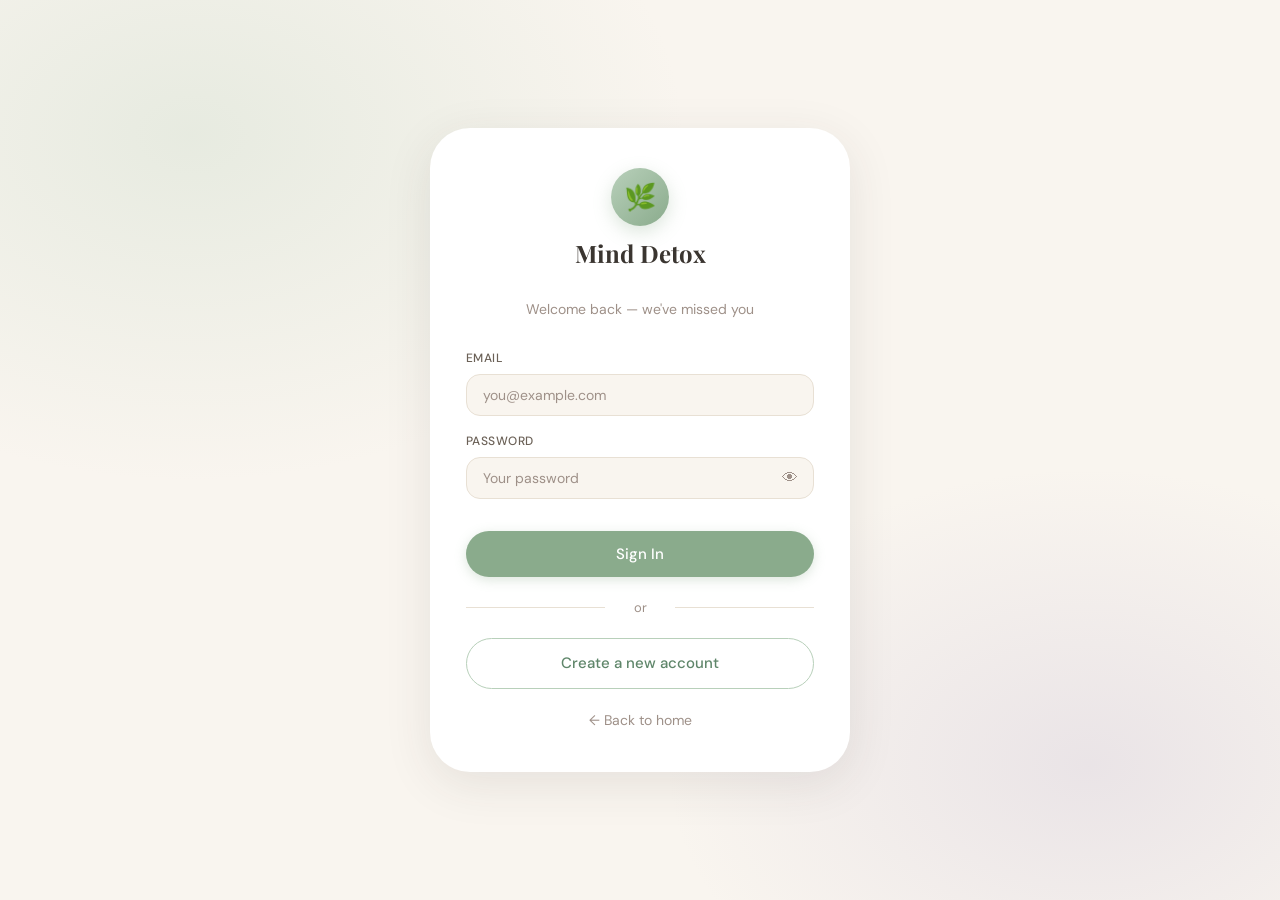
<file: backend/frontend/memories.html>
<!DOCTYPE html>
<html lang="en">
<head>
  <meta charset="UTF-8" />
  <meta name="viewport" content="width=device-width, initial-scale=1.0" />
  <title>Memories — Mind Detox</title>
  <link rel="stylesheet" href="css/styles.css" />
</head>
<div id="confirm-modal" class="modal-overlay">
  <div class="modal-card">
    <div class="modal-icon">⚠️</div>
    <h3 id="confirm-title">Are you sure?</h3>
    <p id="confirm-msg">This action cannot be undone.</p>
    <div class="modal-actions">
      <button class="btn btn-ghost" id="confirm-cancel">Cancel</button>
      <button class="btn btn-danger" id="confirm-ok">Yes, Delete</button>
    </div>
  </div>
</div>
<body class="app-page" data-page="memories">

  <!-- ═══════════════════════════════════════
       SIDEBAR
  ═══════════════════════════════════════ -->
  <aside class="sidebar" id="sidebar">
    <div class="sidebar-brand">
      <div class="sidebar-brand-logo">🌿</div>
      <div>
        <span class="sidebar-brand-name">Mind Detox</span>
        <span class="sidebar-brand-sub">Your quiet space</span>
      </div>
    </div>

    <nav class="sidebar-nav">
      <a href="dashboard.html"  class="sidebar-link" data-page="dashboard">
        <span class="link-icon">🏠</span> Dashboard
      </a>
      <a href="reflection.html" class="sidebar-link" data-page="reflection">
        <span class="link-icon">✨</span> AI Reflection
      </a>
      <a href="memories.html"   class="sidebar-link" data-page="memories">
        <span class="link-icon">🌸</span> Memories
      </a>
      <a href="reflection.html#breathing" class="sidebar-link" data-page="breathing">
        <span class="link-icon">🌬</span> Breathing
      </a>
      <a href="mood_analysis.html" class="sidebar-link" data-page="reflection">
        <span class="link-icon">✨</span> mood_analysis </a>
    </nav>

    <div class="sidebar-footer">
      <button class="sidebar-link btn-full" data-action="logout">
        <span class="link-icon">↩</span> Sign Out
      </button>
    </div>
  </aside>
  <div class="sidebar-overlay" id="sidebar-overlay"></div>

  <!-- ═══════════════════════════════════════
       MAIN AREA
  ═══════════════════════════════════════ -->
  <div class="app-main">

    <header class="topbar">
      <div class="topbar-left">
        <button class="sidebar-toggle" id="sidebar-toggle" aria-label="Open menu">☰</button>
        <span class="topbar-title">Memories</span>
      </div>
      <div class="topbar-right">
        <span class="topbar-user-name" id="user-name"></span>
        <div class="user-avatar" id="user-avatar">?</div>
<button class="btn btn-danger btn-sm" data-action="delete-account">Delete Account</button>      </div>
    
    </header>

    <main class="page-content">

      <div class="page-header fade-up">
        <h1 class="page-greeting">Your Memories 🌸</h1>
        <p class="page-date">Journal summaries you've saved — your journey so far.</p>
      </div>

      <div class="feat-card card-rose fade-up-1">
        <div class="feat-card-header">
          <div class="feat-card-icon rose">🌸</div>
          <span class="badge badge-rose">Saved summaries</span>
        </div>
        <h3>Memory Archive</h3>
        <p class="card-desc">
          These are AI-generated summaries of your journal entries. Save a journal entry to memory from
          the Dashboard using the ⋮ menu → <strong>Save to Memory</strong>.
        </p>

        <!-- Memories list rendered by JS -->
        <div class="memories-grid" id="memories-list">
          <p class="list-loading">Loading memories…</p>
        </div>
      </div>

    </main>
  </div>

  <script src="js/script.js"></script>
</body>
</html>
</file>
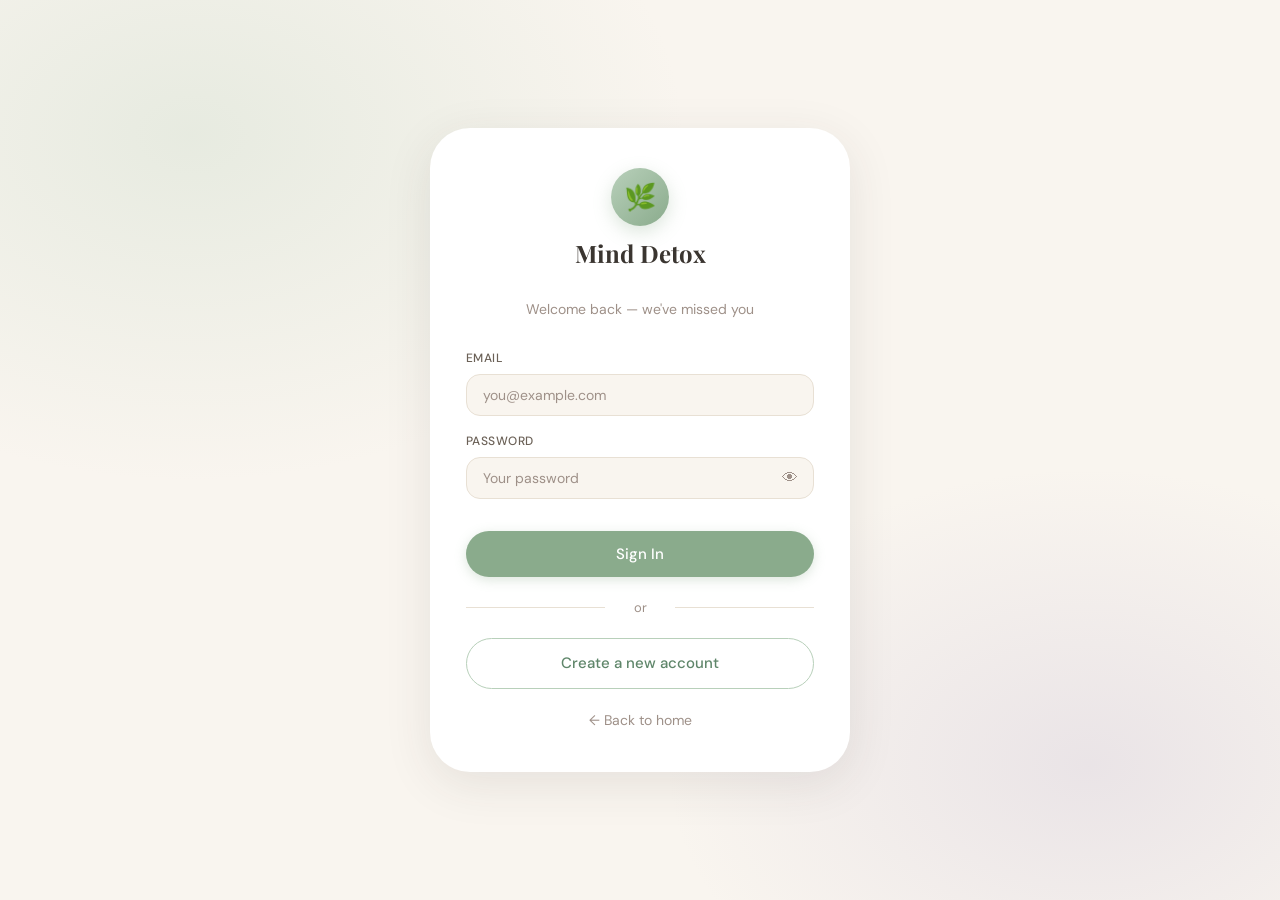
<file: backend/frontend/reflection.html>
<!DOCTYPE html>
<html lang="en">
<head>
  <meta charset="UTF-8" />
  <meta name="viewport" content="width=device-width, initial-scale=1.0" />
  <title>AI Reflection — Mind Detox</title>
  <link rel="stylesheet" href="css/styles.css" />
</head>
<div id="confirm-modal" class="modal-overlay">
  <div class="modal-card">
    <div class="modal-icon">⚠️</div>
    <h3 id="confirm-title">Are you sure?</h3>
    <p id="confirm-msg">This action cannot be undone.</p>
    <div class="modal-actions">
      <button class="btn btn-ghost" id="confirm-cancel">Cancel</button>
      <button class="btn btn-danger" id="confirm-ok">Yes, Delete</button>
    </div>
  </div>
</div>
<body class="app-page" data-page="reflection">

  <!-- ═══════════════════════════════════════
       SIDEBAR
  ═══════════════════════════════════════ -->
  <aside class="sidebar" id="sidebar">
    <div class="sidebar-brand">
      <div class="sidebar-brand-logo">🌿</div>
      <div>
        <span class="sidebar-brand-name">Mind Detox</span>
        <span class="sidebar-brand-sub">Your quiet space</span>
      </div>
    </div>

    <nav class="sidebar-nav">
      <a href="dashboard.html"  class="sidebar-link" data-page="dashboard">
        <span class="link-icon">🏠</span> Dashboard
      </a>
      <a href="reflection.html" class="sidebar-link" data-page="reflection">
        <span class="link-icon">✨</span> AI Reflection
      </a>
      <a href="memories.html"   class="sidebar-link" data-page="memories">
        <span class="link-icon">🌸</span> Memories
      </a>
      <a href="reflection.html#breathing" class="sidebar-link" data-page="breathing">
        <span class="link-icon">🌬</span> Breathing
      </a>
      <a href="mood_analysis.html" class="sidebar-link" data-page="mood-analysis">
        <span class="link-icon">✨</span> mood_analysis </a>
    </nav>

    <div class="sidebar-footer">
      <button class="sidebar-link btn-full" data-action="logout">
        <span class="link-icon">↩</span> Sign Out
      </button>
    </div>
  </aside>
  <div class="sidebar-overlay" id="sidebar-overlay"></div>

  <!-- ═══════════════════════════════════════
       MAIN AREA
  ═══════════════════════════════════════ -->
  <div class="app-main">

    <header class="topbar">
      <div class="topbar-left">
        <button class="sidebar-toggle" id="sidebar-toggle" aria-label="Open menu">☰</button>
        <span class="topbar-title">AI Reflection & Breathing</span>
      </div>
      <div class="topbar-right">
        <span class="topbar-user-name" id="user-name"></span>
        <div class="user-avatar" id="user-avatar">?</div>
        <button class="btn btn-danger btn-sm" data-action="delete-account">Delete Account</button>     
      </div>
    </header>

    <main class="page-content">

      <div class="page-header fade-up">
        <h1 class="page-greeting">Reflect & Breathe</h1>
        <p class="page-date">Share your thoughts. Calm your mind.</p>
      </div>

      <!-- Two-column layout: Reflection + Breathing -->
      <div class="two-col">

        <!-- AI Reflection -->
        <div class="feat-card card-lavender fade-up-1">
          <div class="feat-card-header">
            <div class="feat-card-icon lavender">✨</div>
            <span class="badge badge-lavender">AI-Powered</span>
          </div>
          <h3>AI Reflection</h3>
          <p class="card-desc">Share what's on your heart — receive a gentle, compassionate reflection in return.</p>

          <div class="form-group">
            <label class="form-label" for="reflect-prompt">Your thoughts</label>
            <textarea
              id="reflect-prompt"
              class="form-textarea"
              style="min-height: 110px"
              placeholder="How are you feeling? What's weighing on your mind?"
            ></textarea>
          </div>

          <button class="btn btn-outline btn-sm" id="reflect-btn" style="margin-bottom:16px">
            ✨ Get Reflection
          </button>

          <div class="reflect-display" id="reflect-display">
            Your personalized reflection will appear here…
          </div>

          <div class="ai-thinking" id="reflect-thinking">
            <div class="ai-dot"></div>
            <div class="ai-dot"></div>
            <div class="ai-dot"></div>
            <span>Reflecting…</span>
          </div>
        </div>

        <!-- Breathing Exercise -->
        <div class="feat-card card-sky breathing-card fade-up-2" id="breathing">
          <div class="feat-card-header">
            <div class="feat-card-icon sky">🌬</div>
            <span class="badge badge-sky">4-4-4 Box</span>
          </div>
          <h3>Breathing</h3>
          <p class="card-desc">4-4-4 box breathing to calm your nervous system and centre yourself.</p>

          <div class="breathing-circle-wrap">
            <div class="breathing-ring"></div>
            <div class="breathing-circle" id="breathing-circle">🌿</div>
          </div>

          <p class="breathing-phase" id="breathing-phase">Ready</p>
          <p class="breathing-timer" id="breathing-timer"></p>
          <p class="breathing-instruction" id="breathing-instr">Press start when you're ready</p>

          <div class="breathing-progress">
            <div class="bp-dot" title="Inhale"></div>
            <div class="bp-dot" title="Hold"></div>
            <div class="bp-dot" title="Exhale"></div>
          </div>

          <div style="display:flex; gap:10px; justify-content:center">
            <button class="btn btn-primary btn-sm" id="breathing-start">Start</button>
            <button class="btn btn-danger btn-sm"  id="breathing-stop" style="display:none">Stop</button>
          </div>
        </div>

      </div><!-- /.two-col -->

    </main>
  </div>

  <script src="js/script.js"></script>
</body>
</html>
</file>
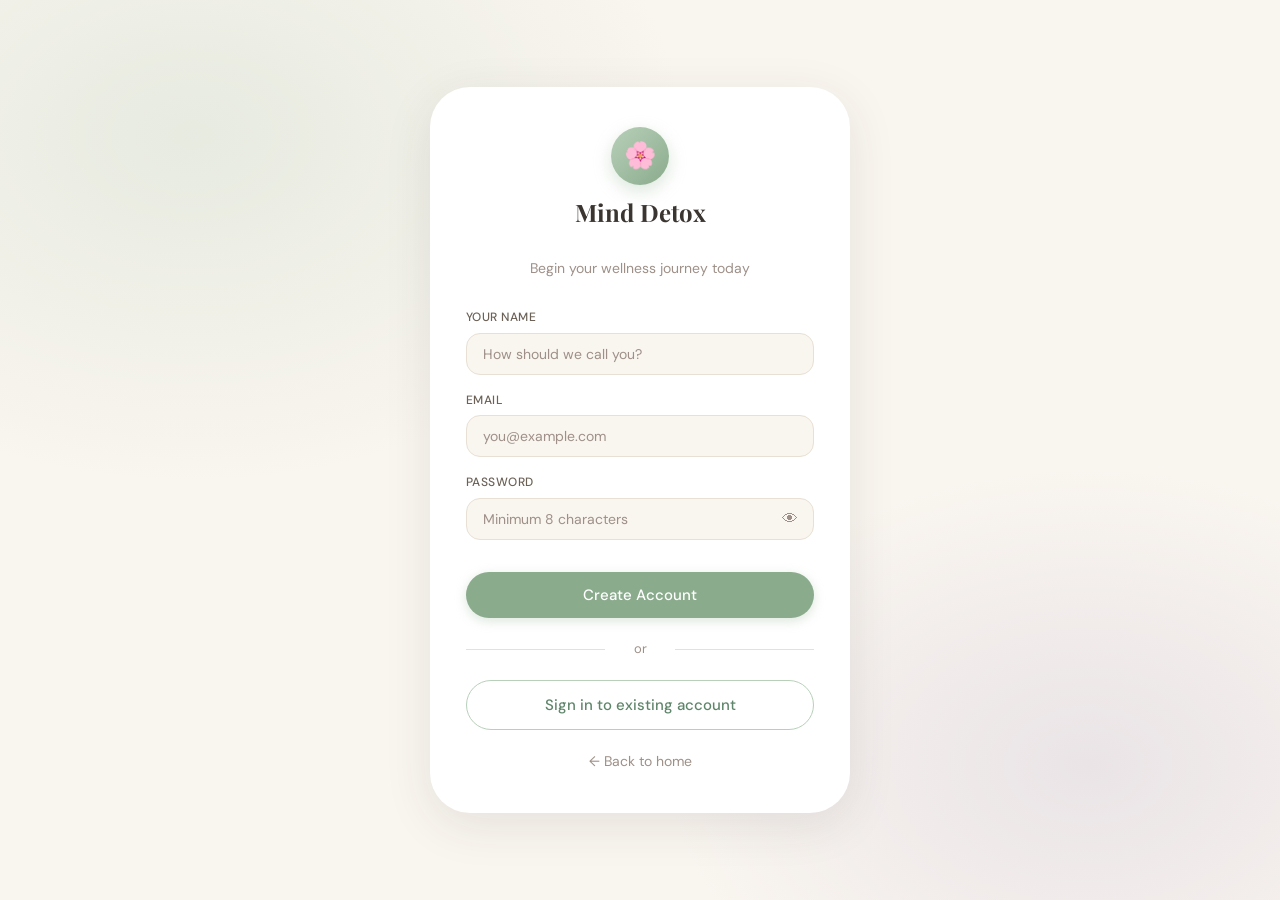
<file: backend/frontend/signup.html>
<!DOCTYPE html>
<html lang="en">
<head>
  <meta charset="UTF-8" />
  <meta name="viewport" content="width=device-width, initial-scale=1.0" />
  <title>Create Account — Mind Detox</title>
  <link rel="stylesheet" href="css/styles.css" />
</head>
<body data-page="signup">

  <div class="auth-page">
    <div class="auth-card">

      <div class="auth-logo">
        <div class="auth-logo-circle">🌸</div>
        <h1>Mind Detox</h1>
        <p>Begin your wellness journey today</p>
      </div>

      <form id="signup-form" novalidate>

        <div class="form-group">
          <label class="form-label" for="name">Your Name</label>
          <input type="text" id="name" name="name" class="form-input"
            placeholder="How should we call you?" autocomplete="name" required />
        </div>

        <div class="form-group">
          <label class="form-label" for="email">Email</label>
          <input type="email" id="email" name="email" class="form-input"
            placeholder="you@example.com" autocomplete="email" required />
        </div>

        <div class="form-group">
          <label class="form-label" for="password">Password</label>
          <div class="password-toggle">
            <input type="password" id="password" name="password" class="form-input"
              placeholder="Minimum 8 characters" autocomplete="new-password" required minlength="8" />
            <button type="button" class="toggle-pwd-btn" aria-label="Toggle password">👁</button>
          </div>
        </div>

        <button type="submit" class="btn btn-primary btn-full mt-2" style="padding:13px;font-size:15px">
          Create Account
        </button>

      </form>

      <div class="auth-divider">or</div>

      <a href="login.html" class="btn btn-outline btn-full" style="padding:12px;font-size:15px">
        Sign in to existing account
      </a>

      <p class="auth-footer-text">
        <a href="index.html" style="color:var(--text-light);font-weight:400">← Back to home</a>
      </p>

    </div>
  </div>

  <script src="js/script.js"></script>
</body>
</html>
</file>
<file: frontend/css/styles.css>
/* ============================================================
   MIND DETOX — styles.css
   Theme: Quiet Garden — sage, cream, rose, lavender
   ============================================================ */

@import url('https://fonts.googleapis.com/css2?family=Playfair+Display:ital,wght@0,400;0,500;0,600;1,400&family=DM+Sans:wght@300;400;500&display=swap');

/* ── RESET ── */
*, *::before, *::after { box-sizing: border-box; margin: 0; padding: 0; }

/* ── DESIGN TOKENS ── */
:root {
  --cream:           #f9f5ef;
  --cream-dark:      #f0ebe0;
  --cream-border:    #e8e0d4;
  --sage:            #8aab8c;
  --sage-light:      #b8d0ba;
  --sage-dark:       #5f866a;
  --rose:            #c9968e;
  --rose-light:      #e8c4be;
  --lavender:        #b4a7c9;
  --lavender-light:  #dcd6ed;
  --sky:             #9ec3d4;
  --sky-light:       #cce3ed;
  --text-dark:       #3a3530;
  --text-mid:        #6b6157;
  --text-light:      #9e9088;
  --white:           #ffffff;
  --shadow-xs:       0 1px 4px rgba(58,53,48,0.06);
  --shadow-sm:       0 2px 12px rgba(58,53,48,0.07);
  --shadow-md:       0 4px 24px rgba(58,53,48,0.09);
  --shadow-lg:       0 8px 32px rgba(58,53,48,0.13);
  --radius-sm:       8px;
  --radius-md:       14px;
  --radius-lg:       22px;
  --radius-xl:       40px;
  --transition:      0.25s cubic-bezier(0.4, 0, 0.2, 1);
  --sidebar-width:   230px;
  --topbar-height:   60px;
}

/* ── BASE ── */
html { scroll-behavior: smooth; }

body {
  font-family: 'DM Sans', sans-serif;
  font-weight: 400;
  background: var(--cream);
  color: var(--text-dark);
  min-height: 100vh;
  line-height: 1.65;
  -webkit-font-smoothing: antialiased;
}

h1, h2, h3, h4 { font-family: 'Playfair Display', serif; line-height: 1.25; }
a { color: var(--sage-dark); text-decoration: none; transition: color var(--transition); }
a:hover { color: var(--sage); }

::-webkit-scrollbar { width: 5px; }
::-webkit-scrollbar-track { background: transparent; }
::-webkit-scrollbar-thumb { background: var(--sage-light); border-radius: 4px; }

/* ── UTILITIES ── */
.container { width: 100%; max-width: 1000px; margin: 0 auto; padding: 0 24px; }
.text-center { text-align: center; }
.mt-1 { margin-top: 8px; }
.mt-2 { margin-top: 16px; }
.mt-3 { margin-top: 24px; }

/* ════════════════════════════════════════════
   BUTTON SYSTEM
════════════════════════════════════════════ */

.btn {
  display: inline-flex;
  align-items: center;
  justify-content: center;
  gap: 7px;
  padding: 10px 22px;
  border-radius: var(--radius-xl);
  font-family: 'DM Sans', sans-serif;
  font-size: 14px;
  font-weight: 500;
  cursor: pointer;
  border: none;
  transition: all var(--transition);
  white-space: nowrap;
  text-decoration: none;
}

.btn-primary {
  background: var(--sage);
  color: var(--white);
  box-shadow: 0 3px 12px rgba(138,171,140,0.30);
}
.btn-primary:hover, .btn-primary:focus {
  background: var(--sage-dark);
  transform: translateY(-1px);
  box-shadow: 0 5px 18px rgba(138,171,140,0.40);
  color: var(--white);
}
.btn-primary.btn--updating { background: var(--lavender); box-shadow: 0 3px 12px rgba(180,167,201,0.30); }
.btn-primary.btn--updating:hover { background: #9c8fbb; }

.btn-outline {
  background: transparent;
  color: var(--sage-dark);
  border: 1.5px solid var(--sage-light);
}
.btn-outline:hover, .btn-outline:focus {
  background: var(--sage-light);
  color: var(--sage-dark);
  transform: translateY(-1px);
}

.btn-ghost {
  background: rgba(255,255,255,0.7);
  color: var(--text-mid);
  border: 1.5px solid var(--cream-border);
}
.btn-ghost:hover { background: var(--white); color: var(--text-dark); }

.btn-danger {
  background: var(--rose);
  color: var(--white);
  box-shadow: 0 3px 12px rgba(201,150,142,0.28);
}
.btn-danger:hover { background: #b8847c; transform: translateY(-1px); }

.btn-sm  { padding: 7px 16px; font-size: 13px; }
.btn-lg  { padding: 13px 32px; font-size: 15px; }
.btn-full { width: 100%; justify-content: center; }
.btn:disabled { opacity: 0.5; cursor: not-allowed; transform: none !important; }

.btn-icon {
  background: none;
  border: none;
  cursor: pointer;
  font-size: 16px;
  padding: 6px;
  border-radius: var(--radius-sm);
  opacity: 0.55;
  transition: opacity var(--transition), background var(--transition);
  line-height: 1;
  display: inline-flex;
  align-items: center;
  justify-content: center;
}
.btn-icon:hover { opacity: 1; background: var(--cream-dark); }
.btn-icon--danger:hover { background: var(--rose-light); }

/* ════════════════════════════════════════════
   FORM ELEMENTS
════════════════════════════════════════════ */

.form-group { display: flex; flex-direction: column; gap: 5px; margin-bottom: 16px; }
.form-label { font-size: 12px; font-weight: 500; color: var(--text-mid); text-transform: uppercase; letter-spacing: 0.04em; }

.form-input, .form-textarea {
  width: 100%;
  padding: 11px 16px;
  border: 1.5px solid var(--cream-border);
  border-radius: var(--radius-md);
  font-family: 'DM Sans', sans-serif;
  font-size: 14px;
  color: var(--text-dark);
  background: var(--cream);
  transition: all var(--transition);
  outline: none;
  resize: none;
}
.form-input:focus, .form-textarea:focus {
  border-color: var(--sage-light);
  background: var(--white);
  box-shadow: 0 0 0 3px rgba(138,171,140,0.14);
}
.form-input::placeholder, .form-textarea::placeholder { color: var(--text-light); }

/* ════════════════════════════════════════════
   BADGE
════════════════════════════════════════════ */

.badge { display: inline-block; padding: 3px 10px; border-radius: 20px; font-size: 11px; font-weight: 500; letter-spacing: 0.02em; }
.badge-sage     { background: rgba(184,208,186,0.35); color: var(--sage-dark); }
.badge-rose     { background: rgba(232,196,190,0.45); color: #8a4f49; }
.badge-lavender { background: rgba(220,214,237,0.5);  color: #6b5d8a; }
.badge-sky      { background: rgba(158,195,212,0.35); color: #3d748a; }

/* ════════════════════════════════════════════
   TOAST
════════════════════════════════════════════ */

.toast {
  position: fixed;
  bottom: 24px; right: 24px;
  background: var(--white);
  border-radius: var(--radius-md);
  padding: 12px 20px;
  box-shadow: var(--shadow-lg);
  border-left: 4px solid var(--sage);
  font-size: 14px; font-weight: 500;
  color: var(--text-dark);
  max-width: 300px;
  z-index: 9999;
  transform: translateX(130%);
  transition: transform 0.35s cubic-bezier(0.4, 0, 0.2, 1);
}
.toast.show       { transform: translateX(0); }
.toast.toast-rose { border-color: var(--rose); }
.toast.toast-lavender { border-color: var(--lavender); }

/* ════════════════════════════════════════════
   APP SHELL  (sidebar + topbar)
   Used on: dashboard.html, reflection.html, memories.html
════════════════════════════════════════════ */

body.app-page { display: flex; min-height: 100vh; }

/* ── SIDEBAR ── */
.sidebar {
  width: var(--sidebar-width);
  min-height: 100vh;
  background: var(--white);
  border-right: 1px solid var(--cream-border);
  display: flex;
  flex-direction: column;
  position: fixed;
  top: 0; left: 0; bottom: 0;
  z-index: 100;
  transition: transform var(--transition);
}

.sidebar-brand {
  display: flex;
  align-items: center;
  gap: 10px;
  padding: 18px 16px 14px;
  border-bottom: 1px solid var(--cream-dark);
  flex-shrink: 0;
}
.sidebar-brand-logo {
  width: 34px; height: 34px;
  background: linear-gradient(135deg, var(--sage-light), var(--sage));
  border-radius: 10px;
  display: flex; align-items: center; justify-content: center;
  font-size: 18px; flex-shrink: 0;
}
.sidebar-brand-name { font-family: 'Playfair Display', serif; font-size: 16px; color: var(--text-dark); font-weight: 600; }
.sidebar-brand-sub  { font-size: 11px; color: var(--text-light); display: block; font-weight: 400; }

.sidebar-nav {
  flex: 1;
  padding: 12px 10px;
  display: flex;
  flex-direction: column;
  gap: 2px;
  overflow-y: auto;
}

.sidebar-link {
  display: flex;
  align-items: center;
  gap: 10px;
  padding: 10px 12px;
  border-radius: var(--radius-md);
  font-size: 14px; font-weight: 500;
  color: var(--text-mid);
  transition: all var(--transition);
  text-decoration: none;
  cursor: pointer;
  border: none;
  background: none;
  width: 100%;
  text-align: left;
}
.sidebar-link .link-icon { font-size: 17px; flex-shrink: 0; }
.sidebar-link:hover  { background: var(--cream); color: var(--text-dark); }
.sidebar-link.active { background: rgba(184,208,186,0.28); color: var(--sage-dark); font-weight: 600; }

.sidebar-footer {
  padding: 12px 10px 16px;
  border-top: 1px solid var(--cream-dark);
  flex-shrink: 0;
}

/* ── MAIN AREA ── */
.app-main {
  margin-left: var(--sidebar-width);
  flex: 1;
  min-width: 0;
  display: flex;
  flex-direction: column;
  min-height: 100vh;
}

/* ── TOPBAR ── */
.topbar {
  height: var(--topbar-height);
  background: rgba(249,245,239,0.96);
  backdrop-filter: blur(12px);
  -webkit-backdrop-filter: blur(12px);
  border-bottom: 1px solid rgba(184,208,186,0.3);
  position: sticky;
  top: 0; z-index: 90;
  display: flex;
  align-items: center;
  padding: 0 32px;
  justify-content: space-between;
  flex-shrink: 0;
}

.topbar-left { display: flex; align-items: center; gap: 12px; }

.sidebar-toggle {
  display: none;
  background: none; border: none;
  cursor: pointer; padding: 6px;
  color: var(--text-mid); font-size: 22px; line-height: 1;
}

.topbar-title { font-family: 'Playfair Display', serif; font-size: 16px; color: var(--text-dark); font-weight: 500; }

.topbar-right { display: flex; align-items: center; gap: 12px; }
.topbar-user-name { font-size: 14px; color: var(--text-mid); font-weight: 500; }

.user-avatar {
  width: 34px; height: 34px;
  background: linear-gradient(135deg, var(--sage-light), var(--lavender));
  border-radius: 50%;
  display: flex; align-items: center; justify-content: center;
  font-family: 'Playfair Display', serif;
  font-size: 14px; color: var(--text-dark); font-weight: 600;
  flex-shrink: 0;
}

/* ── PAGE CONTENT ── */
.page-content { padding: 32px 40px 60px; max-width: 880px; width: 100%; }

/* ── MOBILE OVERLAY ── */
.sidebar-overlay {
  display: none;
  position: fixed; inset: 0;
  background: rgba(58,53,48,0.25);
  z-index: 99;
  opacity: 0;
  transition: opacity var(--transition);
}
.sidebar-overlay.show { opacity: 1; }

/* ════════════════════════════════════════════
   PAGE HEADER
════════════════════════════════════════════ */

.page-header  { margin-bottom: 24px; }
.page-greeting { font-size: 22px; color: var(--text-dark); margin-bottom: 4px; }
.page-date    { font-size: 13px; color: var(--text-light); }

.section-title { font-size: 17px; color: var(--text-dark); margin-bottom: 14px; }
.section-label { font-size: 12px; font-weight: 500; color: var(--text-light); text-transform: uppercase; letter-spacing: 0.06em; margin-bottom: 14px; display: block; }

/* ════════════════════════════════════════════
   MOOD STRIP
════════════════════════════════════════════ */

.mood-strip {
  background: linear-gradient(135deg, rgba(184,208,186,0.18), rgba(180,167,201,0.12));
  border: 1px solid rgba(184,208,186,0.4);
  border-radius: var(--radius-lg);
  padding: 16px 22px;
  margin-bottom: 24px;
  display: flex; align-items: center;
  gap: 18px; flex-wrap: wrap;
}
.mood-strip-label { font-size: 14px; font-weight: 500; color: var(--text-dark); flex-shrink: 0; }
.mood-strip-label span { display: block; font-size: 12px; color: var(--text-light); font-weight: 400; margin-top: 2px; }
.mood-options { display: flex; gap: 8px; flex-wrap: wrap; }

.mood-btn {
  display: flex; flex-direction: column; align-items: center; gap: 3px;
  padding: 8px 14px;
  border-radius: var(--radius-md);
  border: 1.5px solid rgba(255,255,255,0.8);
  background: rgba(255,255,255,0.55);
  cursor: pointer;
  transition: all var(--transition);
  font-size: 22px; line-height: 1;
}
.mood-btn span { font-family: 'DM Sans', sans-serif; font-size: 11px; color: var(--text-mid); font-weight: 500; }
.mood-btn:hover { background: var(--white); border-color: var(--sage-light); transform: translateY(-2px); box-shadow: var(--shadow-sm); }
.mood-btn.selected { background: var(--white); border-color: var(--sage); box-shadow: 0 4px 14px rgba(138,171,140,0.22); transform: translateY(-2px); }

.mood-saved { margin-left: auto; font-size: 12px; color: var(--sage-dark); font-weight: 500; opacity: 0; transition: opacity var(--transition); }
.mood-saved.visible { opacity: 1; }

/* ════════════════════════════════════════════
   CARD BASE
════════════════════════════════════════════ */

.card {
  background: var(--white);
  border-radius: var(--radius-lg);
  padding: 24px;
  box-shadow: var(--shadow-sm);
}

.feat-card {
  background: var(--white);
  border-radius: var(--radius-lg);
  padding: 24px;
  box-shadow: var(--shadow-sm);
  border-top: 3px solid var(--sage-light);
  transition: box-shadow var(--transition), transform var(--transition);
}
.feat-card:hover { box-shadow: var(--shadow-md); transform: translateY(-2px); }
.feat-card.card-lavender { border-top-color: var(--lavender-light); }
.feat-card.card-rose     { border-top-color: var(--rose-light); }
.feat-card.card-sky      { border-top-color: var(--sky-light); }

.feat-card-header { display: flex; align-items: flex-start; justify-content: space-between; margin-bottom: 12px; }
.feat-card-icon {
  width: 40px; height: 40px;
  border-radius: var(--radius-sm);
  display: flex; align-items: center; justify-content: center;
  font-size: 20px; flex-shrink: 0;
}
.feat-card-icon.sage     { background: rgba(184,208,186,0.35); }
.feat-card-icon.rose     { background: rgba(232,196,190,0.4); }
.feat-card-icon.lavender { background: rgba(220,214,237,0.5); }
.feat-card-icon.sky      { background: rgba(158,195,212,0.3); }

.feat-card h3 { font-size: 16px; margin-bottom: 5px; color: var(--text-dark); }
.card-desc    { font-size: 13px; color: var(--text-mid); margin-bottom: 16px; line-height: 1.6; }

/* ════════════════════════════════════════════
   JOURNAL EDITOR
════════════════════════════════════════════ */

.journal-editor-card {
  background: var(--white);
  border-radius: var(--radius-lg);
  padding: 24px;
  box-shadow: var(--shadow-sm);
  margin-bottom: 24px;
  border-top: 3px solid var(--sage-light);
}

.journal-editor-header { display: flex; align-items: center; gap: 10px; margin-bottom: 14px; }
.journal-editor-title  { font-size: 16px; color: var(--text-dark); }
.journal-editor-sub    { font-size: 13px; color: var(--text-light); font-family: 'DM Sans', sans-serif; font-weight: 400; }

.journal-textarea {
  width: 100%;
  min-height: 140px;
  padding: 14px 16px;
  border: 1.5px solid var(--cream-border);
  border-radius: var(--radius-md);
  font-family: 'DM Sans', sans-serif;
  font-size: 14px;
  line-height: 1.7;
  color: var(--text-dark);
  background: var(--cream);
  resize: vertical;
  outline: none;
  transition: all var(--transition);
}
.journal-textarea:focus {
  border-color: var(--sage-light);
  background: var(--white);
  box-shadow: 0 0 0 3px rgba(138,171,140,0.12);
}
.journal-textarea::placeholder { color: var(--text-light); }

.journal-editor-footer { display: flex; align-items: center; justify-content: space-between; margin-top: 12px; gap: 10px; }
.journal-char-count { font-size: 12px; color: var(--text-light); }
.journal-editor-actions { display: flex; align-items: center; gap: 8px; }

/* ════════════════════════════════════════════
   JOURNAL LIST
════════════════════════════════════════════ */

.journal-list-wrap { margin-bottom: 28px; }
.journal-list-header { display: flex; align-items: center; justify-content: space-between; margin-bottom: 14px; }

.journal-item {
  background: var(--white);
  border-radius: var(--radius-md);
  padding: 14px 16px;
  margin-bottom: 8px;
  box-shadow: var(--shadow-xs);
  border-left: 3px solid var(--sage-light);
  display: flex;
  align-items: flex-start;
  gap: 12px;
  transition: all var(--transition);
}
.journal-item:hover { border-left-color: var(--sage); box-shadow: var(--shadow-sm); }
.journal-item:last-child { margin-bottom: 0; }

.journal-item-body { flex: 1; min-width: 0; }
.journal-item-text {
  font-size: 14px; color: var(--text-mid); line-height: 1.6; margin-bottom: 4px;
  display: -webkit-box;
  -webkit-box-orient: vertical;
  overflow: hidden;
}
.journal-item-date { font-size: 11px; color: var(--text-light); text-transform: uppercase; letter-spacing: 0.04em; }

/* 3-dot menu */
.item-menu-wrap { position: relative; flex-shrink: 0; }

.dots-btn {
  background: none; border: none;
  cursor: pointer;
  font-size: 20px; line-height: 1;
  color: var(--text-light);
  padding: 4px 8px;
  border-radius: var(--radius-sm);
  transition: all var(--transition);
}
.dots-btn:hover { background: var(--cream-dark); color: var(--text-mid); }

.dropdown-menu {
  display: none;
  position: absolute;
  top: calc(100% + 4px);
  right: 0;
  background: var(--white);
  border: 1px solid var(--cream-border);
  border-radius: var(--radius-md);
  box-shadow: var(--shadow-lg);
  min-width: 170px;
  z-index: 500;
  overflow: hidden;
  animation: dropIn 0.14s ease;
}
.dropdown-menu.show { display: block; }

@keyframes dropIn {
  from { opacity: 0; transform: translateY(-5px); }
  to   { opacity: 1; transform: translateY(0); }
}

.dropdown-item {
  display: flex;
  align-items: center;
  gap: 9px;
  width: 100%;
  padding: 10px 14px;
  font-family: 'DM Sans', sans-serif;
  font-size: 13px; font-weight: 500;
  color: var(--text-mid);
  background: none; border: none;
  cursor: pointer;
  text-align: left;
  transition: background var(--transition), color var(--transition);
}
.dropdown-item .di-icon { font-size: 14px; }
.dropdown-item:hover            { background: var(--cream); color: var(--text-dark); }
.dropdown-item--danger:hover   { background: rgba(201,150,142,0.1); color: var(--rose); }
.dropdown-item--memory:hover   { background: rgba(180,167,201,0.12); color: #6b5d8a; }

.list-loading { font-size: 14px; color: var(--text-light); padding: 20px 0; font-style: italic; }
.list-empty {
  display: flex; flex-direction: column; align-items: center;
  gap: 10px; padding: 36px 20px; text-align: center;
  color: var(--text-light); font-size: 14px;
}
.list-empty-icon { font-size: 32px; opacity: 0.7; }

/* ════════════════════════════════════════════
   STATS STRIP
════════════════════════════════════════════ */

.stats-strip { display: grid; grid-template-columns: repeat(2, 1fr); gap: 12px; margin-bottom: 24px; }
.stat-card { background: var(--white); border-radius: var(--radius-md); padding: 18px 20px; box-shadow: var(--shadow-xs); text-align: center; }
.stat-val   { font-family: 'Playfair Display', serif; font-size: 28px; color: var(--text-dark); line-height: 1; }
.stat-label { font-size: 11px; color: var(--text-light); margin-top: 4px; text-transform: uppercase; letter-spacing: 0.06em; }

/* ════════════════════════════════════════════
   AI REFLECTION
════════════════════════════════════════════ */

.reflect-display {
  background: linear-gradient(135deg, rgba(184,208,186,0.12), rgba(180,167,201,0.1));
  border: 1px solid rgba(180,167,201,0.28);
  border-radius: var(--radius-md);
  padding: 16px 18px;
  font-size: 14px; color: var(--text-mid); line-height: 1.75;
  font-style: italic; min-height: 80px;
  transition: all var(--transition);
}
.reflect-display.has-content { font-style: normal; color: var(--text-dark); }

.ai-thinking { display: none; align-items: center; gap: 7px; font-size: 12px; color: var(--text-light); margin-top: 10px; }
.ai-thinking.show { display: flex; }
.ai-dot { width: 6px; height: 6px; background: var(--lavender); border-radius: 50%; animation: dotBounce 1.2s ease infinite; }
.ai-dot:nth-child(2) { animation-delay: 0.2s; }
.ai-dot:nth-child(3) { animation-delay: 0.4s; }
@keyframes dotBounce { 0%, 80%, 100% { transform: scale(0.6); opacity: 0.4; } 40% { transform: scale(1); opacity: 1; } }

/* ════════════════════════════════════════════
   BREATHING
════════════════════════════════════════════ */

.breathing-card { text-align: center; }
.breathing-circle-wrap { margin: 18px auto; width: 140px; height: 140px; position: relative; }
.breathing-ring { position: absolute; inset: 0; border-radius: 50%; border: 2px solid var(--sage-light); }
.breathing-circle {
  position: absolute; inset: 12px; border-radius: 50%;
  background: linear-gradient(135deg, rgba(184,208,186,0.45), rgba(180,167,201,0.25));
  display: flex; align-items: center; justify-content: center;
  font-size: 13px; font-weight: 500; color: var(--text-dark);
  flex-direction: column; gap: 2px;
  transition: all 0.5s ease;
}
.breathing-circle .bc-label { font-size: 11px; color: var(--text-mid); font-weight: 400; }
.breathing-circle.inhale { animation: breatheIn 4s ease-in-out forwards; }
.breathing-circle.hold   { transform: scale(1.2); }
.breathing-circle.exhale { animation: breatheOut 4s ease-in-out forwards; }
@keyframes breatheIn  { from { transform: scale(1);   } to { transform: scale(1.2); } }
@keyframes breatheOut { from { transform: scale(1.2); } to { transform: scale(1);   } }

.breathing-phase       { font-size: 15px; font-weight: 500; color: var(--text-dark); margin-bottom: 3px; }
.breathing-timer       { font-size: 26px; font-family: 'Playfair Display', serif; color: var(--sage-dark); min-height: 36px; }
.breathing-instruction { font-size: 13px; color: var(--text-light); margin-bottom: 14px; }
.breathing-progress    { display: flex; justify-content: center; gap: 6px; margin-bottom: 16px; }
.bp-dot { width: 8px; height: 8px; border-radius: 50%; background: var(--cream-border); transition: background var(--transition); }
.bp-dot.active { background: var(--sky); }
.bp-dot.done   { background: var(--sky-light); }

/* ════════════════════════════════════════════
   MEMORIES
════════════════════════════════════════════ */

.memories-grid { display: flex; flex-direction: column; gap: 10px; }

.memory-card {
  background: var(--white);
  border-radius: var(--radius-md);
  padding: 16px 18px;
  box-shadow: var(--shadow-xs);
  border-left: 3px solid var(--rose-light);
  display: flex; align-items: flex-start; gap: 14px;
  transition: all var(--transition);
}
.memory-card:hover { border-left-color: var(--rose); box-shadow: var(--shadow-sm); }
.memory-card-body { flex: 1; min-width: 0; }
.memory-text { font-size: 14px; color: var(--text-dark); line-height: 1.65; margin-bottom: 6px; font-style: italic; }
.memory-date { font-size: 11px; color: var(--text-light); text-transform: uppercase; letter-spacing: 0.04em; }

.memories-list { display: flex; flex-direction: column; gap: 8px; max-height: 300px; overflow-y: auto; }
.memory-item {
  padding: 10px 12px; background: var(--cream);
  border-radius: var(--radius-sm); font-size: 13px; color: var(--text-mid);
  display: flex; align-items: flex-start; gap: 10px;
}
.memory-item p { flex: 1; font-style: italic; font-size: 13px; line-height: 1.5; }
.memory-item .memory-date { font-size: 11px; color: var(--text-light); white-space: nowrap; margin-top: 2px; }
.delete-mem-btn { background: none; border: none; cursor: pointer; font-size: 14px; opacity: 0.45; transition: opacity var(--transition); padding: 2px 4px; flex-shrink: 0; }
.delete-mem-btn:hover { opacity: 1; }
.memories-placeholder { text-align: center; padding: 20px; color: var(--text-light); font-size: 14px; font-style: italic; }

/* ════════════════════════════════════════════
   TWO-COLUMN LAYOUT (reflection + breathing side by side)
════════════════════════════════════════════ */

.two-col { display: grid; grid-template-columns: 1fr 1fr; gap: 20px; margin-bottom: 24px; }
.two-col .col-full { grid-column: 1 / -1; }

/* ════════════════════════════════════════════
   AUTH PAGES
════════════════════════════════════════════ */

.auth-page {
  min-height: 100vh;
  display: flex; align-items: center; justify-content: center;
  padding: 40px 20px;
  position: relative; overflow: hidden;
  background:
    radial-gradient(ellipse 70% 70% at 15% 15%, rgba(184,208,186,0.28) 0%, transparent 55%),
    radial-gradient(ellipse 60% 60% at 85% 85%, rgba(180,167,201,0.22) 0%, transparent 55%),
    var(--cream);
}

.auth-card {
  background: var(--white);
  border-radius: var(--radius-xl);
  padding: 40px 36px;
  max-width: 420px; width: 100%;
  box-shadow: 0 12px 48px rgba(58,53,48,0.10);
  position: relative; z-index: 1;
}

.auth-logo { text-align: center; margin-bottom: 28px; }
.auth-logo-circle {
  width: 58px; height: 58px;
  background: linear-gradient(135deg, var(--sage-light), var(--sage));
  border-radius: 50%;
  display: flex; align-items: center; justify-content: center;
  font-size: 26px; margin: 0 auto 12px;
  box-shadow: 0 6px 18px rgba(138,171,140,0.3);
}
.auth-logo h1 { font-size: 24px; color: var(--text-dark); }
.auth-logo p  { font-size: 14px; color: var(--text-light); margin-top: 4px; }

.auth-divider {
  text-align: center; position: relative; margin: 20px 0;
  font-size: 13px; color: var(--text-light);
}
.auth-divider::before, .auth-divider::after { content: ''; position: absolute; top: 50%; width: 40%; height: 1px; background: var(--cream-border); }
.auth-divider::before { left: 0; }
.auth-divider::after  { right: 0; }
.auth-footer-text { text-align: center; font-size: 14px; color: var(--text-mid); margin-top: 20px; }

.password-toggle { position: relative; }
.password-toggle .form-input { padding-right: 44px; }
.toggle-pwd-btn {
  position: absolute; right: 12px; top: 50%; transform: translateY(-50%);
  background: none; border: none; cursor: pointer;
  color: var(--text-light); font-size: 16px; padding: 4px;
  transition: color var(--transition);
}
.toggle-pwd-btn:hover { color: var(--text-mid); }

/* ════════════════════════════════════════════
   LANDING PAGE
════════════════════════════════════════════ */

.hero {
  min-height: 100vh;
  display: flex; flex-direction: column;
  position: relative; overflow: hidden;
  background:
    radial-gradient(ellipse 60% 50% at 80% 10%, rgba(184,208,186,0.35) 0%, transparent 60%),
    radial-gradient(ellipse 50% 60% at 10% 80%, rgba(180,167,201,0.25) 0%, transparent 55%),
    var(--cream);
}

.hero-navbar { padding: 18px 0; position: relative; z-index: 10; }
.hero-navbar .container { display: flex; align-items: center; justify-content: space-between; }
.nav-brand { display: flex; align-items: center; gap: 10px; text-decoration: none; }
.nav-logo { width: 34px; height: 34px; background: var(--sage); border-radius: 50%; display: flex; align-items: center; justify-content: center; font-size: 17px; }
.nav-name { font-family: 'Playfair Display', serif; font-size: 19px; color: var(--text-dark); font-weight: 600; }
.nav-links { display: flex; align-items: center; gap: 10px; }

.hero-content { flex: 1; display: flex; align-items: center; justify-content: center; position: relative; z-index: 10; padding: 60px 0; }
.hero-inner { text-align: center; max-width: 620px; }

.hero-eyebrow {
  display: inline-flex; align-items: center; gap: 7px;
  background: rgba(255,255,255,0.7);
  border: 1px solid rgba(184,208,186,0.5);
  border-radius: 50px; padding: 5px 14px;
  font-size: 12px; color: var(--text-mid); margin-bottom: 20px;
}
.hero-title { font-size: clamp(36px, 6vw, 62px); color: var(--text-dark); margin-bottom: 18px; }
.hero-title em { color: var(--sage-dark); font-style: italic; }
.hero-subtitle { font-size: 17px; color: var(--text-mid); max-width: 460px; margin: 0 auto 32px; line-height: 1.7; font-weight: 300; }
.hero-cta { display: flex; gap: 12px; justify-content: center; flex-wrap: wrap; }

.hero-try-section { padding: 60px 0; position: relative; z-index: 10; }
.hero-try-section h2 { text-align: center; font-size: 26px; margin-bottom: 8px; }
.try-subtitle { text-align: center; color: var(--text-mid); font-size: 14px; margin-bottom: 36px; }

.try-cards { display: grid; grid-template-columns: 1fr 1fr; gap: 20px; max-width: 720px; margin: 0 auto; }
.try-card {
  background: rgba(255,255,255,0.8); border-radius: var(--radius-lg);
  padding: 28px 24px; box-shadow: var(--shadow-sm);
  border-top: 3px solid transparent; transition: all var(--transition);
}
.try-card:hover { transform: translateY(-3px); box-shadow: var(--shadow-md); background: var(--white); }
.try-card.sage-card     { border-top-color: var(--sage-light); }
.try-card.lavender-card { border-top-color: var(--lavender-light); }

.try-card-icon { width: 44px; height: 44px; border-radius: var(--radius-sm); display: flex; align-items: center; justify-content: center; font-size: 22px; margin-bottom: 14px; }
.try-card-icon.sage     { background: rgba(184,208,186,0.4); }
.try-card-icon.lavender { background: rgba(180,167,201,0.3); }
.try-card h3 { font-size: 18px; margin-bottom: 6px; }
.try-card p  { font-size: 14px; color: var(--text-mid); margin-bottom: 16px; line-height: 1.6; }
.uses-left   { font-size: 12px; color: var(--rose); font-weight: 500; margin-top: 8px; }

.try-area { margin-top: 14px; }
.try-area textarea {
  width: 100%; min-height: 90px; padding: 11px 14px;
  border: 1.5px solid var(--cream-border); border-radius: var(--radius-md);
  font-family: 'DM Sans', sans-serif; font-size: 14px; color: var(--text-dark);
  background: var(--cream); resize: none; outline: none; margin-bottom: 10px;
  transition: all var(--transition);
}
.try-area textarea:focus { border-color: var(--sage-light); background: var(--white); box-shadow: 0 0 0 3px rgba(138,171,140,0.12); }
.try-response { background: var(--cream); border-radius: var(--radius-sm); padding: 12px 14px; font-size: 14px; color: var(--text-mid); min-height: 54px; line-height: 1.65; font-style: italic; display: none; }
.try-response.visible { display: block; }

.features-strip { background: rgba(255,255,255,0.45); border-top: 1px solid rgba(184,208,186,0.3); padding: 44px 0; position: relative; z-index: 10; }
.features-grid { display: grid; grid-template-columns: repeat(4, 1fr); gap: 20px; }
.feature-item { text-align: center; padding: 16px 12px; }
.feature-item .fi-icon { font-size: 26px; margin-bottom: 10px; }
.feature-item h4 { font-family: 'Playfair Display', serif; font-size: 15px; margin-bottom: 5px; }
.feature-item p  { font-size: 13px; color: var(--text-light); line-height: 1.5; }

.hero-footer { text-align: center; padding: 24px 0; border-top: 1px solid rgba(184,208,186,0.25); font-size: 13px; color: var(--text-light); position: relative; z-index: 10; }

/* ════════════════════════════════════════════
   ANIMATIONS
════════════════════════════════════════════ */

@keyframes fadeUp { from { opacity: 0; transform: translateY(14px); } to { opacity: 1; transform: translateY(0); } }
.fade-up   { animation: fadeUp 0.45s ease both; }
.fade-up-1 { animation: fadeUp 0.45s 0.08s ease both; }
.fade-up-2 { animation: fadeUp 0.45s 0.16s ease both; }
.fade-up-3 { animation: fadeUp 0.45s 0.24s ease both; }

/* ════════════════════════════════════════════
   RESPONSIVE
════════════════════════════════════════════ */

@media (max-width: 768px) {
  .sidebar { transform: translateX(-100%); 
    
    /* 2. Transition sahi karo */
    transition: transform 0.3s cubic-bezier(0.4, 0, 0.2, 1);
    width: 240px;
    z-index: 1000; }
  .sidebar.open { transform: translateX(0);  }
  .sidebar-overlay { position: fixed;
    inset:0;
    display:  none;
  background: rgba(0,0,0,0,3); 
z-index: 999;}
  .sidebar-overlay.active { display: block;opacity: 1; }

  .app-main { margin-left: 0; }
  .sidebar-toggle { display: block; }
  .page-content { padding: 24px 20px 48px; }
  .two-col { grid-template-columns: 1fr; }
  .try-cards { grid-template-columns: 1fr; }
  .features-grid { grid-template-columns: 1fr 1fr; }
  .mood-strip { flex-direction: column; align-items: flex-start; gap: 12px; }
  .mood-saved { margin-left: 0; }
  .stats-strip { grid-template-columns: 1fr 1fr; }
  .topbar { padding: 0 18px; }
  .topbar-user-name { display: none; }
}

@media (max-width: 480px) {
  .hero-title { font-size: 32px; }
  .hero-cta { flex-direction: column; align-items: center; }
  .features-grid { grid-template-columns: repeat(auto-fit,minmax(140px,1fr)); }
  .mood-btn { padding:  10px 14px; font-size: 20px; }
  .stats-strip { grid-template-columns: 1fr; }
  .page-content { padding: 20px 14px 48px; }
}
.modal-overlay {
  position: fixed; inset: 0;
  background: rgba(58, 53, 48, 0.4);
  backdrop-filter: blur(4px);
  display: none; /* Default hidden */
  align-items: center; justify-content: center;
  z-index: 2000;
  animation: fadeIn 0.2s ease;
}

.modal-card {
  background: var(--white);
  padding: 30px;
  border-radius: var(--radius-lg);
  max-width: 320px; width: 92%;
  text-align: center;
  box-shadow: var(--shadow-lg);
  border-top: 4px solid var(--rose);
  max-height: 90vh;
  overflow-y: auto;
}
button{
  -webkit-tap-highlight-color: transparent;
}
.modal-icon { font-size: 40px; margin-bottom: 15px; }
.modal-card h3 { margin-bottom: 10px; color: var(--text-dark); }
.modal-card p { font-size: 14px; color: var(--text-mid); margin-bottom: 25px; }

.modal-actions { display: flex; gap: 12px; justify-content: center; }
.topbar{padding: 0 18px;}
@keyframes fadeIn { from { opacity: 0; } to { opacity: 1; } }
/* Mood Analysis Page Styling */
.analysis-container {
    max-width: 900px;
    margin: 40px auto;
    padding: 20px;
    font-family: 'Inter', sans-serif;
    color: #333;
}

h1 { color: #5a4fcf; text-align: center; margin-bottom: 30px; }

.app-page {
    display: flex; /* Sidebar aur Main side-by-side honge */
    width: 100%;
    margin: 0;
}

.app-main {
    margin-left: 260px; /* Sidebar ki fixed width */
    flex: 1;
    width: calc(100% - 260px);
    padding: 40px;
    background: var(--cream);
    min-height: 100vh;
}

/* 2. Container: Ise patla hone se rokiye */
.analysis-container {
    width: 100%;
    max-width: 1100px; /* Sahi width taaki pichke nahi */
    margin: 0 auto;
}

/* 3. Horizontal Charts Logic (Asali Jadoo) */
.stats-grid {
    display: flex !important; /* Flexbox Force */
    flex-direction: row !important; /* Force side-by-side */
    justify-content: space-between;
    align-items: flex-start;
    gap: 30px;
    margin: 30px 0;
    width: 100%;
}

.chart-box {
    flex: 1; /* Dono boxes ko barabar width do */
    background: var(--white);
    padding: 25px;
    border-radius: var(--radius-lg);
    box-shadow: var(--shadow-md);
    min-width: 0; /* Important: taaki charts pichke nahi */
    border-top: 4px solid var(--sage-light);
}

.chart-box h4 {
    margin-bottom: 15px;
    color: var(--text-dark);
    font-size: 1.1rem;
    text-align: center;
}

/* 4. Canvas sizing: Chart.js ko control mein rakho */
canvas {
    width: 100% !important;
    height: 300px !important; /* Height fix kijiye taaki tower na bane */
}

/* 5. Mobile Responsive: Sirf choti screen par vertical hoga */
@media (max-width: 900px) {
    .app-main {
        margin-left: 0;
        width: 100%;
    }
    .stats-grid {
        flex-direction: column !important;
    }
    .chart-box {
        width: 100%;
    }
}
</file>
<file: backend/frontend/css/styles.css>
/* ============================================================
   MIND DETOX — styles.css
   Theme: Quiet Garden — sage, cream, rose, lavender
   ============================================================ */

@import url('https://fonts.googleapis.com/css2?family=Playfair+Display:ital,wght@0,400;0,500;0,600;1,400&family=DM+Sans:wght@300;400;500&display=swap');

/* ── RESET ── */
*, *::before, *::after { box-sizing: border-box; margin: 0; padding: 0; }

/* ── DESIGN TOKENS ── */
:root {
  --cream:           #f9f5ef;
  --cream-dark:      #f0ebe0;
  --cream-border:    #e8e0d4;
  --sage:            #8aab8c;
  --sage-light:      #b8d0ba;
  --sage-dark:       #5f866a;
  --rose:            #c9968e;
  --rose-light:      #e8c4be;
  --lavender:        #b4a7c9;
  --lavender-light:  #dcd6ed;
  --sky:             #9ec3d4;
  --sky-light:       #cce3ed;
  --text-dark:       #3a3530;
  --text-mid:        #6b6157;
  --text-light:      #9e9088;
  --white:           #ffffff;
  --shadow-xs:       0 1px 4px rgba(58,53,48,0.06);
  --shadow-sm:       0 2px 12px rgba(58,53,48,0.07);
  --shadow-md:       0 4px 24px rgba(58,53,48,0.09);
  --shadow-lg:       0 8px 32px rgba(58,53,48,0.13);
  --radius-sm:       8px;
  --radius-md:       14px;
  --radius-lg:       22px;
  --radius-xl:       40px;
  --transition:      0.25s cubic-bezier(0.4, 0, 0.2, 1);
  --sidebar-width:   230px;
  --topbar-height:   60px;
}

/* ── BASE ── */
html { scroll-behavior: smooth; }

body {
  font-family: 'DM Sans', sans-serif;
  font-weight: 400;
  background: var(--cream);
  color: var(--text-dark);
  min-height: 100vh;
  line-height: 1.65;
  -webkit-font-smoothing: antialiased;
}

h1, h2, h3, h4 { font-family: 'Playfair Display', serif; line-height: 1.25; }
a { color: var(--sage-dark); text-decoration: none; transition: color var(--transition); }
a:hover { color: var(--sage); }

::-webkit-scrollbar { width: 5px; }
::-webkit-scrollbar-track { background: transparent; }
::-webkit-scrollbar-thumb { background: var(--sage-light); border-radius: 4px; }

/* ── UTILITIES ── */
.container { width: 100%; max-width: 1000px; margin: 0 auto; padding: 0 24px; }
.text-center { text-align: center; }
.mt-1 { margin-top: 8px; }
.mt-2 { margin-top: 16px; }
.mt-3 { margin-top: 24px; }

/* ════════════════════════════════════════════
   BUTTON SYSTEM
════════════════════════════════════════════ */

.btn {
  display: inline-flex;
  align-items: center;
  justify-content: center;
  gap: 7px;
  padding: 10px 22px;
  border-radius: var(--radius-xl);
  font-family: 'DM Sans', sans-serif;
  font-size: 14px;
  font-weight: 500;
  cursor: pointer;
  border: none;
  transition: all var(--transition);
  white-space: nowrap;
  text-decoration: none;
}

.btn-primary {
  background: var(--sage);
  color: var(--white);
  box-shadow: 0 3px 12px rgba(138,171,140,0.30);
}
.btn-primary:hover, .btn-primary:focus {
  background: var(--sage-dark);
  transform: translateY(-1px);
  box-shadow: 0 5px 18px rgba(138,171,140,0.40);
  color: var(--white);
}
.btn-primary.btn--updating { background: var(--lavender); box-shadow: 0 3px 12px rgba(180,167,201,0.30); }
.btn-primary.btn--updating:hover { background: #9c8fbb; }

.btn-outline {
  background: transparent;
  color: var(--sage-dark);
  border: 1.5px solid var(--sage-light);
}
.btn-outline:hover, .btn-outline:focus {
  background: var(--sage-light);
  color: var(--sage-dark);
  transform: translateY(-1px);
}

.btn-ghost {
  background: rgba(255,255,255,0.7);
  color: var(--text-mid);
  border: 1.5px solid var(--cream-border);
}
.btn-ghost:hover { background: var(--white); color: var(--text-dark); }

.btn-danger {
  background: var(--rose);
  color: var(--white);
  box-shadow: 0 3px 12px rgba(201,150,142,0.28);
}
.btn-danger:hover { background: #b8847c; transform: translateY(-1px); }

.btn-sm  { padding: 7px 16px; font-size: 13px; }
.btn-lg  { padding: 13px 32px; font-size: 15px; }
.btn-full { width: 100%; justify-content: center; }
.btn:disabled { opacity: 0.5; cursor: not-allowed; transform: none !important; }

.btn-icon {
  background: none;
  border: none;
  cursor: pointer;
  font-size: 16px;
  padding: 6px;
  border-radius: var(--radius-sm);
  opacity: 0.55;
  transition: opacity var(--transition), background var(--transition);
  line-height: 1;
  display: inline-flex;
  align-items: center;
  justify-content: center;
}
.btn-icon:hover { opacity: 1; background: var(--cream-dark); }
.btn-icon--danger:hover { background: var(--rose-light); }

/* ════════════════════════════════════════════
   FORM ELEMENTS
════════════════════════════════════════════ */

.form-group { display: flex; flex-direction: column; gap: 5px; margin-bottom: 16px; }
.form-label { font-size: 12px; font-weight: 500; color: var(--text-mid); text-transform: uppercase; letter-spacing: 0.04em; }

.form-input, .form-textarea {
  width: 100%;
  padding: 11px 16px;
  border: 1.5px solid var(--cream-border);
  border-radius: var(--radius-md);
  font-family: 'DM Sans', sans-serif;
  font-size: 14px;
  color: var(--text-dark);
  background: var(--cream);
  transition: all var(--transition);
  outline: none;
  resize: none;
}
.form-input:focus, .form-textarea:focus {
  border-color: var(--sage-light);
  background: var(--white);
  box-shadow: 0 0 0 3px rgba(138,171,140,0.14);
}
.form-input::placeholder, .form-textarea::placeholder { color: var(--text-light); }

/* ════════════════════════════════════════════
   BADGE
════════════════════════════════════════════ */

.badge { display: inline-block; padding: 3px 10px; border-radius: 20px; font-size: 11px; font-weight: 500; letter-spacing: 0.02em; }
.badge-sage     { background: rgba(184,208,186,0.35); color: var(--sage-dark); }
.badge-rose     { background: rgba(232,196,190,0.45); color: #8a4f49; }
.badge-lavender { background: rgba(220,214,237,0.5);  color: #6b5d8a; }
.badge-sky      { background: rgba(158,195,212,0.35); color: #3d748a; }

/* ════════════════════════════════════════════
   TOAST
════════════════════════════════════════════ */

.toast {
  position: fixed;
  bottom: 24px; right: 24px;
  background: var(--white);
  border-radius: var(--radius-md);
  padding: 12px 20px;
  box-shadow: var(--shadow-lg);
  border-left: 4px solid var(--sage);
  font-size: 14px; font-weight: 500;
  color: var(--text-dark);
  max-width: 300px;
  z-index: 9999;
  transform: translateX(130%);
  transition: transform 0.35s cubic-bezier(0.4, 0, 0.2, 1);
}
.toast.show       { transform: translateX(0); }
.toast.toast-rose { border-color: var(--rose); }
.toast.toast-lavender { border-color: var(--lavender); }

/* ════════════════════════════════════════════
   APP SHELL  (sidebar + topbar)
   Used on: dashboard.html, reflection.html, memories.html
════════════════════════════════════════════ */

body.app-page { display: flex; min-height: 100vh; }

/* ── SIDEBAR ── */
.sidebar {
  width: var(--sidebar-width);
  min-height: 100vh;
  background: var(--white);
  border-right: 1px solid var(--cream-border);
  display: flex;
  flex-direction: column;
  position: fixed;
  top: 0; left: 0; bottom: 0;
  z-index: 100;
  transition: transform var(--transition);
}

.sidebar-brand {
  display: flex;
  align-items: center;
  gap: 10px;
  padding: 18px 16px 14px;
  border-bottom: 1px solid var(--cream-dark);
  flex-shrink: 0;
}
.sidebar-brand-logo {
  width: 34px; height: 34px;
  background: linear-gradient(135deg, var(--sage-light), var(--sage));
  border-radius: 10px;
  display: flex; align-items: center; justify-content: center;
  font-size: 18px; flex-shrink: 0;
}
.sidebar-brand-name { font-family: 'Playfair Display', serif; font-size: 16px; color: var(--text-dark); font-weight: 600; }
.sidebar-brand-sub  { font-size: 11px; color: var(--text-light); display: block; font-weight: 400; }

.sidebar-nav {
  flex: 1;
  padding: 12px 10px;
  display: flex;
  flex-direction: column;
  gap: 2px;
  overflow-y: auto;
}

.sidebar-link {
  display: flex;
  align-items: center;
  gap: 10px;
  padding: 10px 12px;
  border-radius: var(--radius-md);
  font-size: 14px; font-weight: 500;
  color: var(--text-mid);
  transition: all var(--transition);
  text-decoration: none;
  cursor: pointer;
  border: none;
  background: none;
  width: 100%;
  text-align: left;
}
.sidebar-link .link-icon { font-size: 17px; flex-shrink: 0; }
.sidebar-link:hover  { background: var(--cream); color: var(--text-dark); }
.sidebar-link.active { background: rgba(184,208,186,0.28); color: var(--sage-dark); font-weight: 600; }

.sidebar-footer {
  padding: 12px 10px 16px;
  border-top: 1px solid var(--cream-dark);
  flex-shrink: 0;
}

/* ── MAIN AREA ── */
.app-main {
  margin-left: var(--sidebar-width);
  flex: 1;
  min-width: 0;
  display: flex;
  flex-direction: column;
  min-height: 100vh;
}

/* ── TOPBAR ── */
.topbar {
  height: var(--topbar-height);
  background: rgba(249,245,239,0.96);
  backdrop-filter: blur(12px);
  -webkit-backdrop-filter: blur(12px);
  border-bottom: 1px solid rgba(184,208,186,0.3);
  position: sticky;
  top: 0; z-index: 90;
  display: flex;
  align-items: center;
  padding: 0 32px;
  justify-content: space-between;
  flex-shrink: 0;
}

.topbar-left { display: flex; align-items: center; gap: 12px; }

.sidebar-toggle {
  display: none;
  background: none; border: none;
  cursor: pointer; padding: 6px;
  color: var(--text-mid); font-size: 22px; line-height: 1;
}

.topbar-title { font-family: 'Playfair Display', serif; font-size: 16px; color: var(--text-dark); font-weight: 500; }

.topbar-right { display: flex; align-items: center; gap: 12px; }
.topbar-user-name { font-size: 14px; color: var(--text-mid); font-weight: 500; }

.user-avatar {
  width: 34px; height: 34px;
  background: linear-gradient(135deg, var(--sage-light), var(--lavender));
  border-radius: 50%;
  display: flex; align-items: center; justify-content: center;
  font-family: 'Playfair Display', serif;
  font-size: 14px; color: var(--text-dark); font-weight: 600;
  flex-shrink: 0;
}

/* ── PAGE CONTENT ── */
.page-content { padding: 32px 40px 60px; max-width: 880px; width: 100%; }

/* ── MOBILE OVERLAY ── */
.sidebar-overlay {
  display: none;
  position: fixed; inset: 0;
  background: rgba(58,53,48,0.25);
  z-index: 99;
  opacity: 0;
  transition: opacity var(--transition);
}
.sidebar-overlay.show { opacity: 1; }

/* ════════════════════════════════════════════
   PAGE HEADER
════════════════════════════════════════════ */

.page-header  { margin-bottom: 24px; }
.page-greeting { font-size: 22px; color: var(--text-dark); margin-bottom: 4px; }
.page-date    { font-size: 13px; color: var(--text-light); }

.section-title { font-size: 17px; color: var(--text-dark); margin-bottom: 14px; }
.section-label { font-size: 12px; font-weight: 500; color: var(--text-light); text-transform: uppercase; letter-spacing: 0.06em; margin-bottom: 14px; display: block; }

/* ════════════════════════════════════════════
   MOOD STRIP
════════════════════════════════════════════ */

.mood-strip {
  background: linear-gradient(135deg, rgba(184,208,186,0.18), rgba(180,167,201,0.12));
  border: 1px solid rgba(184,208,186,0.4);
  border-radius: var(--radius-lg);
  padding: 16px 22px;
  margin-bottom: 24px;
  display: flex; align-items: center;
  gap: 18px; flex-wrap: wrap;
}
.mood-strip-label { font-size: 14px; font-weight: 500; color: var(--text-dark); flex-shrink: 0; }
.mood-strip-label span { display: block; font-size: 12px; color: var(--text-light); font-weight: 400; margin-top: 2px; }
.mood-options { display: flex; gap: 8px; flex-wrap: wrap; }

.mood-btn {
  display: flex; flex-direction: column; align-items: center; gap: 3px;
  padding: 8px 14px;
  border-radius: var(--radius-md);
  border: 1.5px solid rgba(255,255,255,0.8);
  background: rgba(255,255,255,0.55);
  cursor: pointer;
  transition: all var(--transition);
  font-size: 22px; line-height: 1;
}
.mood-btn span { font-family: 'DM Sans', sans-serif; font-size: 11px; color: var(--text-mid); font-weight: 500; }
.mood-btn:hover { background: var(--white); border-color: var(--sage-light); transform: translateY(-2px); box-shadow: var(--shadow-sm); }
.mood-btn.selected { background: var(--white); border-color: var(--sage); box-shadow: 0 4px 14px rgba(138,171,140,0.22); transform: translateY(-2px); }

.mood-saved { margin-left: auto; font-size: 12px; color: var(--sage-dark); font-weight: 500; opacity: 0; transition: opacity var(--transition); }
.mood-saved.visible { opacity: 1; }

/* ════════════════════════════════════════════
   CARD BASE
════════════════════════════════════════════ */

.card {
  background: var(--white);
  border-radius: var(--radius-lg);
  padding: 24px;
  box-shadow: var(--shadow-sm);
}

.feat-card {
  background: var(--white);
  border-radius: var(--radius-lg);
  padding: 24px;
  box-shadow: var(--shadow-sm);
  border-top: 3px solid var(--sage-light);
  transition: box-shadow var(--transition), transform var(--transition);
}
.feat-card:hover { box-shadow: var(--shadow-md); transform: translateY(-2px); }
.feat-card.card-lavender { border-top-color: var(--lavender-light); }
.feat-card.card-rose     { border-top-color: var(--rose-light); }
.feat-card.card-sky      { border-top-color: var(--sky-light); }

.feat-card-header { display: flex; align-items: flex-start; justify-content: space-between; margin-bottom: 12px; }
.feat-card-icon {
  width: 40px; height: 40px;
  border-radius: var(--radius-sm);
  display: flex; align-items: center; justify-content: center;
  font-size: 20px; flex-shrink: 0;
}
.feat-card-icon.sage     { background: rgba(184,208,186,0.35); }
.feat-card-icon.rose     { background: rgba(232,196,190,0.4); }
.feat-card-icon.lavender { background: rgba(220,214,237,0.5); }
.feat-card-icon.sky      { background: rgba(158,195,212,0.3); }

.feat-card h3 { font-size: 16px; margin-bottom: 5px; color: var(--text-dark); }
.card-desc    { font-size: 13px; color: var(--text-mid); margin-bottom: 16px; line-height: 1.6; }

/* ════════════════════════════════════════════
   JOURNAL EDITOR
════════════════════════════════════════════ */

.journal-editor-card {
  background: var(--white);
  border-radius: var(--radius-lg);
  padding: 24px;
  box-shadow: var(--shadow-sm);
  margin-bottom: 24px;
  border-top: 3px solid var(--sage-light);
}

.journal-editor-header { display: flex; align-items: center; gap: 10px; margin-bottom: 14px; }
.journal-editor-title  { font-size: 16px; color: var(--text-dark); }
.journal-editor-sub    { font-size: 13px; color: var(--text-light); font-family: 'DM Sans', sans-serif; font-weight: 400; }

.journal-textarea {
  width: 100%;
  min-height: 140px;
  padding: 14px 16px;
  border: 1.5px solid var(--cream-border);
  border-radius: var(--radius-md);
  font-family: 'DM Sans', sans-serif;
  font-size: 14px;
  line-height: 1.7;
  color: var(--text-dark);
  background: var(--cream);
  resize: vertical;
  outline: none;
  transition: all var(--transition);
}
.journal-textarea:focus {
  border-color: var(--sage-light);
  background: var(--white);
  box-shadow: 0 0 0 3px rgba(138,171,140,0.12);
}
.journal-textarea::placeholder { color: var(--text-light); }

.journal-editor-footer { display: flex; align-items: center; justify-content: space-between; margin-top: 12px; gap: 10px; }
.journal-char-count { font-size: 12px; color: var(--text-light); }
.journal-editor-actions { display: flex; align-items: center; gap: 8px; }

/* ════════════════════════════════════════════
   JOURNAL LIST
════════════════════════════════════════════ */

.journal-list-wrap { margin-bottom: 28px; }
.journal-list-header { display: flex; align-items: center; justify-content: space-between; margin-bottom: 14px; }

.journal-item {
  background: var(--white);
  border-radius: var(--radius-md);
  padding: 14px 16px;
  margin-bottom: 8px;
  box-shadow: var(--shadow-xs);
  border-left: 3px solid var(--sage-light);
  display: flex;
  align-items: flex-start;
  gap: 12px;
  transition: all var(--transition);
}
.journal-item:hover { border-left-color: var(--sage); box-shadow: var(--shadow-sm); }
.journal-item:last-child { margin-bottom: 0; }

.journal-item-body { flex: 1; min-width: 0; }
.journal-item-text {
  font-size: 14px; color: var(--text-mid); line-height: 1.6; margin-bottom: 4px;
  display: -webkit-box;
  -webkit-line-clamp: 3;
  -webkit-box-orient: vertical;
  overflow: hidden;
}
.journal-item-date { font-size: 11px; color: var(--text-light); text-transform: uppercase; letter-spacing: 0.04em; }

/* 3-dot menu */
.item-menu-wrap { position: relative; flex-shrink: 0; }

.dots-btn {
  background: none; border: none;
  cursor: pointer;
  font-size: 20px; line-height: 1;
  color: var(--text-light);
  padding: 4px 8px;
  border-radius: var(--radius-sm);
  transition: all var(--transition);
}
.dots-btn:hover { background: var(--cream-dark); color: var(--text-mid); }

.dropdown-menu {
  display: none;
  position: absolute;
  top: calc(100% + 4px);
  right: 0;
  background: var(--white);
  border: 1px solid var(--cream-border);
  border-radius: var(--radius-md);
  box-shadow: var(--shadow-lg);
  min-width: 170px;
  z-index: 500;
  overflow: hidden;
  animation: dropIn 0.14s ease;
}
.dropdown-menu.show { display: block; }

@keyframes dropIn {
  from { opacity: 0; transform: translateY(-5px); }
  to   { opacity: 1; transform: translateY(0); }
}

.dropdown-item {
  display: flex;
  align-items: center;
  gap: 9px;
  width: 100%;
  padding: 10px 14px;
  font-family: 'DM Sans', sans-serif;
  font-size: 13px; font-weight: 500;
  color: var(--text-mid);
  background: none; border: none;
  cursor: pointer;
  text-align: left;
  transition: background var(--transition), color var(--transition);
}
.dropdown-item .di-icon { font-size: 14px; }
.dropdown-item:hover            { background: var(--cream); color: var(--text-dark); }
.dropdown-item--danger:hover   { background: rgba(201,150,142,0.1); color: var(--rose); }
.dropdown-item--memory:hover   { background: rgba(180,167,201,0.12); color: #6b5d8a; }

.list-loading { font-size: 14px; color: var(--text-light); padding: 20px 0; font-style: italic; }
.list-empty {
  display: flex; flex-direction: column; align-items: center;
  gap: 10px; padding: 36px 20px; text-align: center;
  color: var(--text-light); font-size: 14px;
}
.list-empty-icon { font-size: 32px; opacity: 0.7; }

/* ════════════════════════════════════════════
   STATS STRIP
════════════════════════════════════════════ */

.stats-strip { display: grid; grid-template-columns: repeat(2, 1fr); gap: 12px; margin-bottom: 24px; }
.stat-card { background: var(--white); border-radius: var(--radius-md); padding: 18px 20px; box-shadow: var(--shadow-xs); text-align: center; }
.stat-val   { font-family: 'Playfair Display', serif; font-size: 28px; color: var(--text-dark); line-height: 1; }
.stat-label { font-size: 11px; color: var(--text-light); margin-top: 4px; text-transform: uppercase; letter-spacing: 0.06em; }

/* ════════════════════════════════════════════
   AI REFLECTION
════════════════════════════════════════════ */

.reflect-display {
  background: linear-gradient(135deg, rgba(184,208,186,0.12), rgba(180,167,201,0.1));
  border: 1px solid rgba(180,167,201,0.28);
  border-radius: var(--radius-md);
  padding: 16px 18px;
  font-size: 14px; color: var(--text-mid); line-height: 1.75;
  font-style: italic; min-height: 80px;
  transition: all var(--transition);
}
.reflect-display.has-content { font-style: normal; color: var(--text-dark); }

.ai-thinking { display: none; align-items: center; gap: 7px; font-size: 12px; color: var(--text-light); margin-top: 10px; }
.ai-thinking.show { display: flex; }
.ai-dot { width: 6px; height: 6px; background: var(--lavender); border-radius: 50%; animation: dotBounce 1.2s ease infinite; }
.ai-dot:nth-child(2) { animation-delay: 0.2s; }
.ai-dot:nth-child(3) { animation-delay: 0.4s; }
@keyframes dotBounce { 0%, 80%, 100% { transform: scale(0.6); opacity: 0.4; } 40% { transform: scale(1); opacity: 1; } }

/* ════════════════════════════════════════════
   BREATHING
════════════════════════════════════════════ */

.breathing-card { text-align: center; }
.breathing-circle-wrap { margin: 18px auto; width: 140px; height: 140px; position: relative; }
.breathing-ring { position: absolute; inset: 0; border-radius: 50%; border: 2px solid var(--sage-light); }
.breathing-circle {
  position: absolute; inset: 12px; border-radius: 50%;
  background: linear-gradient(135deg, rgba(184,208,186,0.45), rgba(180,167,201,0.25));
  display: flex; align-items: center; justify-content: center;
  font-size: 13px; font-weight: 500; color: var(--text-dark);
  flex-direction: column; gap: 2px;
  transition: all 0.5s ease;
}
.breathing-circle .bc-label { font-size: 11px; color: var(--text-mid); font-weight: 400; }
.breathing-circle.inhale { animation: breatheIn 4s ease-in-out forwards; }
.breathing-circle.hold   { transform: scale(1.2); }
.breathing-circle.exhale { animation: breatheOut 4s ease-in-out forwards; }
@keyframes breatheIn  { from { transform: scale(1);   } to { transform: scale(1.2); } }
@keyframes breatheOut { from { transform: scale(1.2); } to { transform: scale(1);   } }

.breathing-phase       { font-size: 15px; font-weight: 500; color: var(--text-dark); margin-bottom: 3px; }
.breathing-timer       { font-size: 26px; font-family: 'Playfair Display', serif; color: var(--sage-dark); min-height: 36px; }
.breathing-instruction { font-size: 13px; color: var(--text-light); margin-bottom: 14px; }
.breathing-progress    { display: flex; justify-content: center; gap: 6px; margin-bottom: 16px; }
.bp-dot { width: 8px; height: 8px; border-radius: 50%; background: var(--cream-border); transition: background var(--transition); }
.bp-dot.active { background: var(--sky); }
.bp-dot.done   { background: var(--sky-light); }

/* ════════════════════════════════════════════
   MEMORIES
════════════════════════════════════════════ */

.memories-grid { display: flex; flex-direction: column; gap: 10px; }

.memory-card {
  background: var(--white);
  border-radius: var(--radius-md);
  padding: 16px 18px;
  box-shadow: var(--shadow-xs);
  border-left: 3px solid var(--rose-light);
  display: flex; align-items: flex-start; gap: 14px;
  transition: all var(--transition);
}
.memory-card:hover { border-left-color: var(--rose); box-shadow: var(--shadow-sm); }
.memory-card-body { flex: 1; min-width: 0; }
.memory-text { font-size: 14px; color: var(--text-dark); line-height: 1.65; margin-bottom: 6px; font-style: italic; }
.memory-date { font-size: 11px; color: var(--text-light); text-transform: uppercase; letter-spacing: 0.04em; }

.memories-list { display: flex; flex-direction: column; gap: 8px; max-height: 300px; overflow-y: auto; }
.memory-item {
  padding: 10px 12px; background: var(--cream);
  border-radius: var(--radius-sm); font-size: 13px; color: var(--text-mid);
  display: flex; align-items: flex-start; gap: 10px;
}
.memory-item p { flex: 1; font-style: italic; font-size: 13px; line-height: 1.5; }
.memory-item .memory-date { font-size: 11px; color: var(--text-light); white-space: nowrap; margin-top: 2px; }
.delete-mem-btn { background: none; border: none; cursor: pointer; font-size: 14px; opacity: 0.45; transition: opacity var(--transition); padding: 2px 4px; flex-shrink: 0; }
.delete-mem-btn:hover { opacity: 1; }
.memories-placeholder { text-align: center; padding: 20px; color: var(--text-light); font-size: 14px; font-style: italic; }

/* ════════════════════════════════════════════
   TWO-COLUMN LAYOUT (reflection + breathing side by side)
════════════════════════════════════════════ */

.two-col { display: grid; grid-template-columns: 1fr 1fr; gap: 20px; margin-bottom: 24px; }
.two-col .col-full { grid-column: 1 / -1; }

/* ════════════════════════════════════════════
   AUTH PAGES
════════════════════════════════════════════ */

.auth-page {
  min-height: 100vh;
  display: flex; align-items: center; justify-content: center;
  padding: 40px 20px;
  position: relative; overflow: hidden;
  background:
    radial-gradient(ellipse 70% 70% at 15% 15%, rgba(184,208,186,0.28) 0%, transparent 55%),
    radial-gradient(ellipse 60% 60% at 85% 85%, rgba(180,167,201,0.22) 0%, transparent 55%),
    var(--cream);
}

.auth-card {
  background: var(--white);
  border-radius: var(--radius-xl);
  padding: 40px 36px;
  max-width: 420px; width: 100%;
  box-shadow: 0 12px 48px rgba(58,53,48,0.10);
  position: relative; z-index: 1;
}

.auth-logo { text-align: center; margin-bottom: 28px; }
.auth-logo-circle {
  width: 58px; height: 58px;
  background: linear-gradient(135deg, var(--sage-light), var(--sage));
  border-radius: 50%;
  display: flex; align-items: center; justify-content: center;
  font-size: 26px; margin: 0 auto 12px;
  box-shadow: 0 6px 18px rgba(138,171,140,0.3);
}
.auth-logo h1 { font-size: 24px; color: var(--text-dark); }
.auth-logo p  { font-size: 14px; color: var(--text-light); margin-top: 4px; }

.auth-divider {
  text-align: center; position: relative; margin: 20px 0;
  font-size: 13px; color: var(--text-light);
}
.auth-divider::before, .auth-divider::after { content: ''; position: absolute; top: 50%; width: 40%; height: 1px; background: var(--cream-border); }
.auth-divider::before { left: 0; }
.auth-divider::after  { right: 0; }
.auth-footer-text { text-align: center; font-size: 14px; color: var(--text-mid); margin-top: 20px; }

.password-toggle { position: relative; }
.password-toggle .form-input { padding-right: 44px; }
.toggle-pwd-btn {
  position: absolute; right: 12px; top: 50%; transform: translateY(-50%);
  background: none; border: none; cursor: pointer;
  color: var(--text-light); font-size: 16px; padding: 4px;
  transition: color var(--transition);
}
.toggle-pwd-btn:hover { color: var(--text-mid); }

/* ════════════════════════════════════════════
   LANDING PAGE
════════════════════════════════════════════ */

.hero {
  min-height: 100vh;
  display: flex; flex-direction: column;
  position: relative; overflow: hidden;
  background:
    radial-gradient(ellipse 60% 50% at 80% 10%, rgba(184,208,186,0.35) 0%, transparent 60%),
    radial-gradient(ellipse 50% 60% at 10% 80%, rgba(180,167,201,0.25) 0%, transparent 55%),
    var(--cream);
}

.hero-navbar { padding: 18px 0; position: relative; z-index: 10; }
.hero-navbar .container { display: flex; align-items: center; justify-content: space-between; }
.nav-brand { display: flex; align-items: center; gap: 10px; text-decoration: none; }
.nav-logo { width: 34px; height: 34px; background: var(--sage); border-radius: 50%; display: flex; align-items: center; justify-content: center; font-size: 17px; }
.nav-name { font-family: 'Playfair Display', serif; font-size: 19px; color: var(--text-dark); font-weight: 600; }
.nav-links { display: flex; align-items: center; gap: 10px; }

.hero-content { flex: 1; display: flex; align-items: center; justify-content: center; position: relative; z-index: 10; padding: 60px 0; }
.hero-inner { text-align: center; max-width: 620px; }

.hero-eyebrow {
  display: inline-flex; align-items: center; gap: 7px;
  background: rgba(255,255,255,0.7);
  border: 1px solid rgba(184,208,186,0.5);
  border-radius: 50px; padding: 5px 14px;
  font-size: 12px; color: var(--text-mid); margin-bottom: 20px;
}
.hero-title { font-size: clamp(36px, 6vw, 62px); color: var(--text-dark); margin-bottom: 18px; }
.hero-title em { color: var(--sage-dark); font-style: italic; }
.hero-subtitle { font-size: 17px; color: var(--text-mid); max-width: 460px; margin: 0 auto 32px; line-height: 1.7; font-weight: 300; }
.hero-cta { display: flex; gap: 12px; justify-content: center; flex-wrap: wrap; }

.hero-try-section { padding: 60px 0; position: relative; z-index: 10; }
.hero-try-section h2 { text-align: center; font-size: 26px; margin-bottom: 8px; }
.try-subtitle { text-align: center; color: var(--text-mid); font-size: 14px; margin-bottom: 36px; }

.try-cards { display: grid; grid-template-columns: 1fr 1fr; gap: 20px; max-width: 720px; margin: 0 auto; }
.try-card {
  background: rgba(255,255,255,0.8); border-radius: var(--radius-lg);
  padding: 28px 24px; box-shadow: var(--shadow-sm);
  border-top: 3px solid transparent; transition: all var(--transition);
}
.try-card:hover { transform: translateY(-3px); box-shadow: var(--shadow-md); background: var(--white); }
.try-card.sage-card     { border-top-color: var(--sage-light); }
.try-card.lavender-card { border-top-color: var(--lavender-light); }

.try-card-icon { width: 44px; height: 44px; border-radius: var(--radius-sm); display: flex; align-items: center; justify-content: center; font-size: 22px; margin-bottom: 14px; }
.try-card-icon.sage     { background: rgba(184,208,186,0.4); }
.try-card-icon.lavender { background: rgba(180,167,201,0.3); }
.try-card h3 { font-size: 18px; margin-bottom: 6px; }
.try-card p  { font-size: 14px; color: var(--text-mid); margin-bottom: 16px; line-height: 1.6; }
.uses-left   { font-size: 12px; color: var(--rose); font-weight: 500; margin-top: 8px; }

.try-area { margin-top: 14px; }
.try-area textarea {
  width: 100%; min-height: 90px; padding: 11px 14px;
  border: 1.5px solid var(--cream-border); border-radius: var(--radius-md);
  font-family: 'DM Sans', sans-serif; font-size: 14px; color: var(--text-dark);
  background: var(--cream); resize: none; outline: none; margin-bottom: 10px;
  transition: all var(--transition);
}
.try-area textarea:focus { border-color: var(--sage-light); background: var(--white); box-shadow: 0 0 0 3px rgba(138,171,140,0.12); }
.try-response { background: var(--cream); border-radius: var(--radius-sm); padding: 12px 14px; font-size: 14px; color: var(--text-mid); min-height: 54px; line-height: 1.65; font-style: italic; display: none; }
.try-response.visible { display: block; }

.features-strip { background: rgba(255,255,255,0.45); border-top: 1px solid rgba(184,208,186,0.3); padding: 44px 0; position: relative; z-index: 10; }
.features-grid { display: grid; grid-template-columns: repeat(4, 1fr); gap: 20px; }
.feature-item { text-align: center; padding: 16px 12px; }
.feature-item .fi-icon { font-size: 26px; margin-bottom: 10px; }
.feature-item h4 { font-family: 'Playfair Display', serif; font-size: 15px; margin-bottom: 5px; }
.feature-item p  { font-size: 13px; color: var(--text-light); line-height: 1.5; }

.hero-footer { text-align: center; padding: 24px 0; border-top: 1px solid rgba(184,208,186,0.25); font-size: 13px; color: var(--text-light); position: relative; z-index: 10; }

/* ════════════════════════════════════════════
   ANIMATIONS
════════════════════════════════════════════ */

@keyframes fadeUp { from { opacity: 0; transform: translateY(14px); } to { opacity: 1; transform: translateY(0); } }
.fade-up   { animation: fadeUp 0.45s ease both; }
.fade-up-1 { animation: fadeUp 0.45s 0.08s ease both; }
.fade-up-2 { animation: fadeUp 0.45s 0.16s ease both; }
.fade-up-3 { animation: fadeUp 0.45s 0.24s ease both; }

/* ════════════════════════════════════════════
   RESPONSIVE
════════════════════════════════════════════ */

@media (max-width: 768px) {
  .sidebar { transform: translateX(-100%); width: 220px; }
  .sidebar.open { transform: translateX(0); box-shadow: var(--shadow-lg); }
  .sidebar-overlay { display: block; }
  .app-main { margin-left: 0; }
  .sidebar-toggle { display: block; }
  .page-content { padding: 24px 20px 48px; }
  .two-col { grid-template-columns: 1fr; }
  .try-cards { grid-template-columns: 1fr; }
  .features-grid { grid-template-columns: 1fr 1fr; }
  .mood-strip { flex-direction: column; align-items: flex-start; gap: 12px; }
  .mood-saved { margin-left: 0; }
  .stats-strip { grid-template-columns: 1fr 1fr; }
  .topbar { padding: 0 18px; }
  .topbar-user-name { display: none; }
}

@media (max-width: 480px) {
  .hero-title { font-size: 32px; }
  .hero-cta { flex-direction: column; align-items: center; }
  .features-grid { grid-template-columns: 1fr; }
  .mood-btn { padding: 7px 10px; font-size: 19px; }
  .stats-strip { grid-template-columns: 1fr; }
  .page-content { padding: 20px 14px 48px; }
}
.modal-overlay {
  position: fixed; inset: 0;
  background: rgba(58, 53, 48, 0.4);
  backdrop-filter: blur(4px);
  display: none; /* Default hidden */
  align-items: center; justify-content: center;
  z-index: 2000;
  animation: fadeIn 0.2s ease;
}

.modal-card {
  background: var(--white);
  padding: 30px;
  border-radius: var(--radius-lg);
  max-width: 350px; width: 90%;
  text-align: center;
  box-shadow: var(--shadow-lg);
  border-top: 4px solid var(--rose);
}

.modal-icon { font-size: 40px; margin-bottom: 15px; }
.modal-card h3 { margin-bottom: 10px; color: var(--text-dark); }
.modal-card p { font-size: 14px; color: var(--text-mid); margin-bottom: 25px; }

.modal-actions { display: flex; gap: 12px; justify-content: center; }

@keyframes fadeIn { from { opacity: 0; } to { opacity: 1; } }
/* Mood Analysis Page Styling */
.analysis-container {
    max-width: 900px;
    margin: 40px auto;
    padding: 20px;
    font-family: 'Inter', sans-serif;
    color: #333;
}

h1 { color: #5a4fcf; text-align: center; margin-bottom: 30px; }

.app-page {
    display: flex; /* Sidebar aur Main side-by-side honge */
    width: 100%;
    margin: 0;
}

.app-main {
    margin-left: 260px; /* Sidebar ki fixed width */
    flex: 1;
    width: calc(100% - 260px);
    padding: 40px;
    background: var(--cream);
    min-height: 100vh;
}

/* 2. Container: Ise patla hone se rokiye */
.analysis-container {
    width: 100%;
    max-width: 1100px; /* Sahi width taaki pichke nahi */
    margin: 0 auto;
}

/* 3. Horizontal Charts Logic (Asali Jadoo) */
.stats-grid {
    display: flex !important; /* Flexbox Force */
    flex-direction: row !important; /* Force side-by-side */
    justify-content: space-between;
    align-items: flex-start;
    gap: 30px;
    margin: 30px 0;
    width: 100%;
}

.chart-box {
    flex: 1; /* Dono boxes ko barabar width do */
    background: var(--white);
    padding: 25px;
    border-radius: var(--radius-lg);
    box-shadow: var(--shadow-md);
    min-width: 0; /* Important: taaki charts pichke nahi */
    border-top: 4px solid var(--sage-light);
}

.chart-box h4 {
    margin-bottom: 15px;
    color: var(--text-dark);
    font-size: 1.1rem;
    text-align: center;
}

/* 4. Canvas sizing: Chart.js ko control mein rakho */
canvas {
    width: 100% !important;
    height: 300px !important; /* Height fix kijiye taaki tower na bane */
}

/* 5. Mobile Responsive: Sirf choti screen par vertical hoga */
@media (max-width: 900px) {
    .app-main {
        margin-left: 0;
        width: 100%;
    }
    .stats-grid {
        flex-direction: column !important;
    }
    .chart-box {
        width: 100%;
    }
}
</file>
